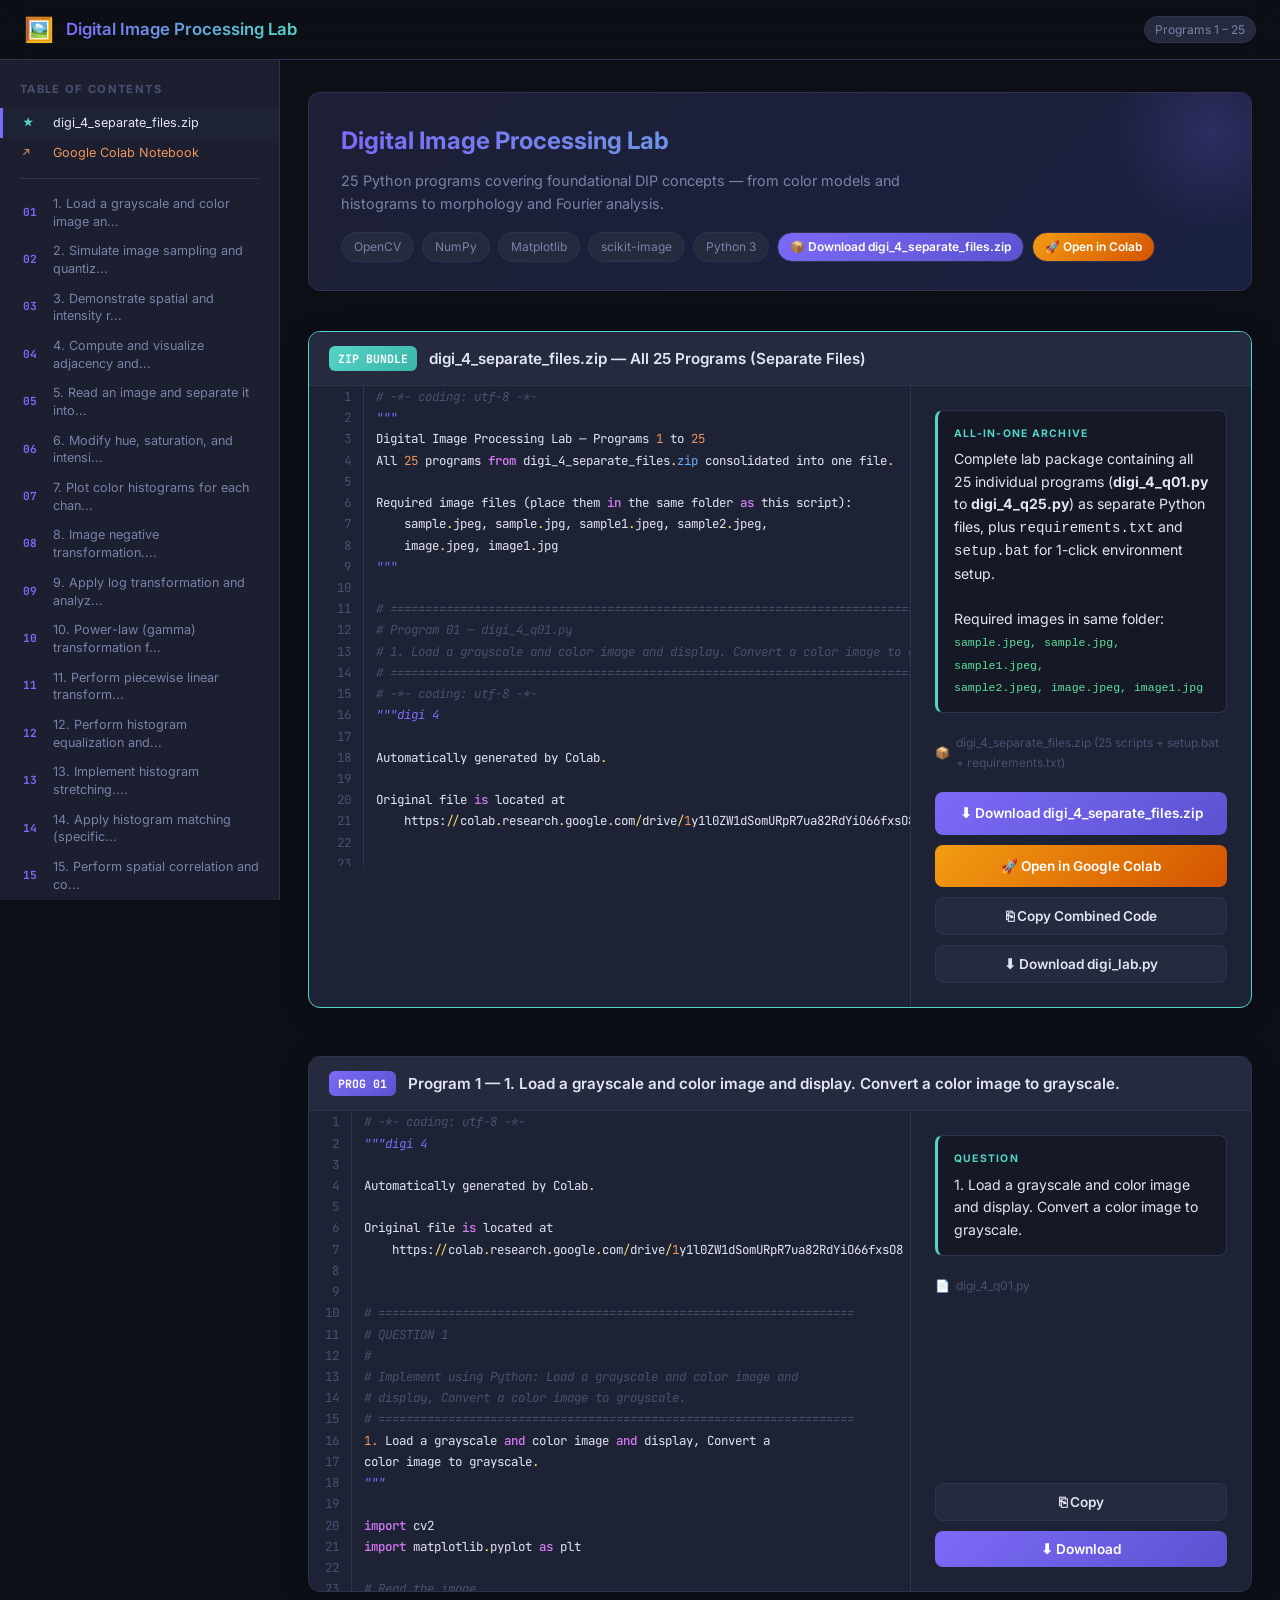
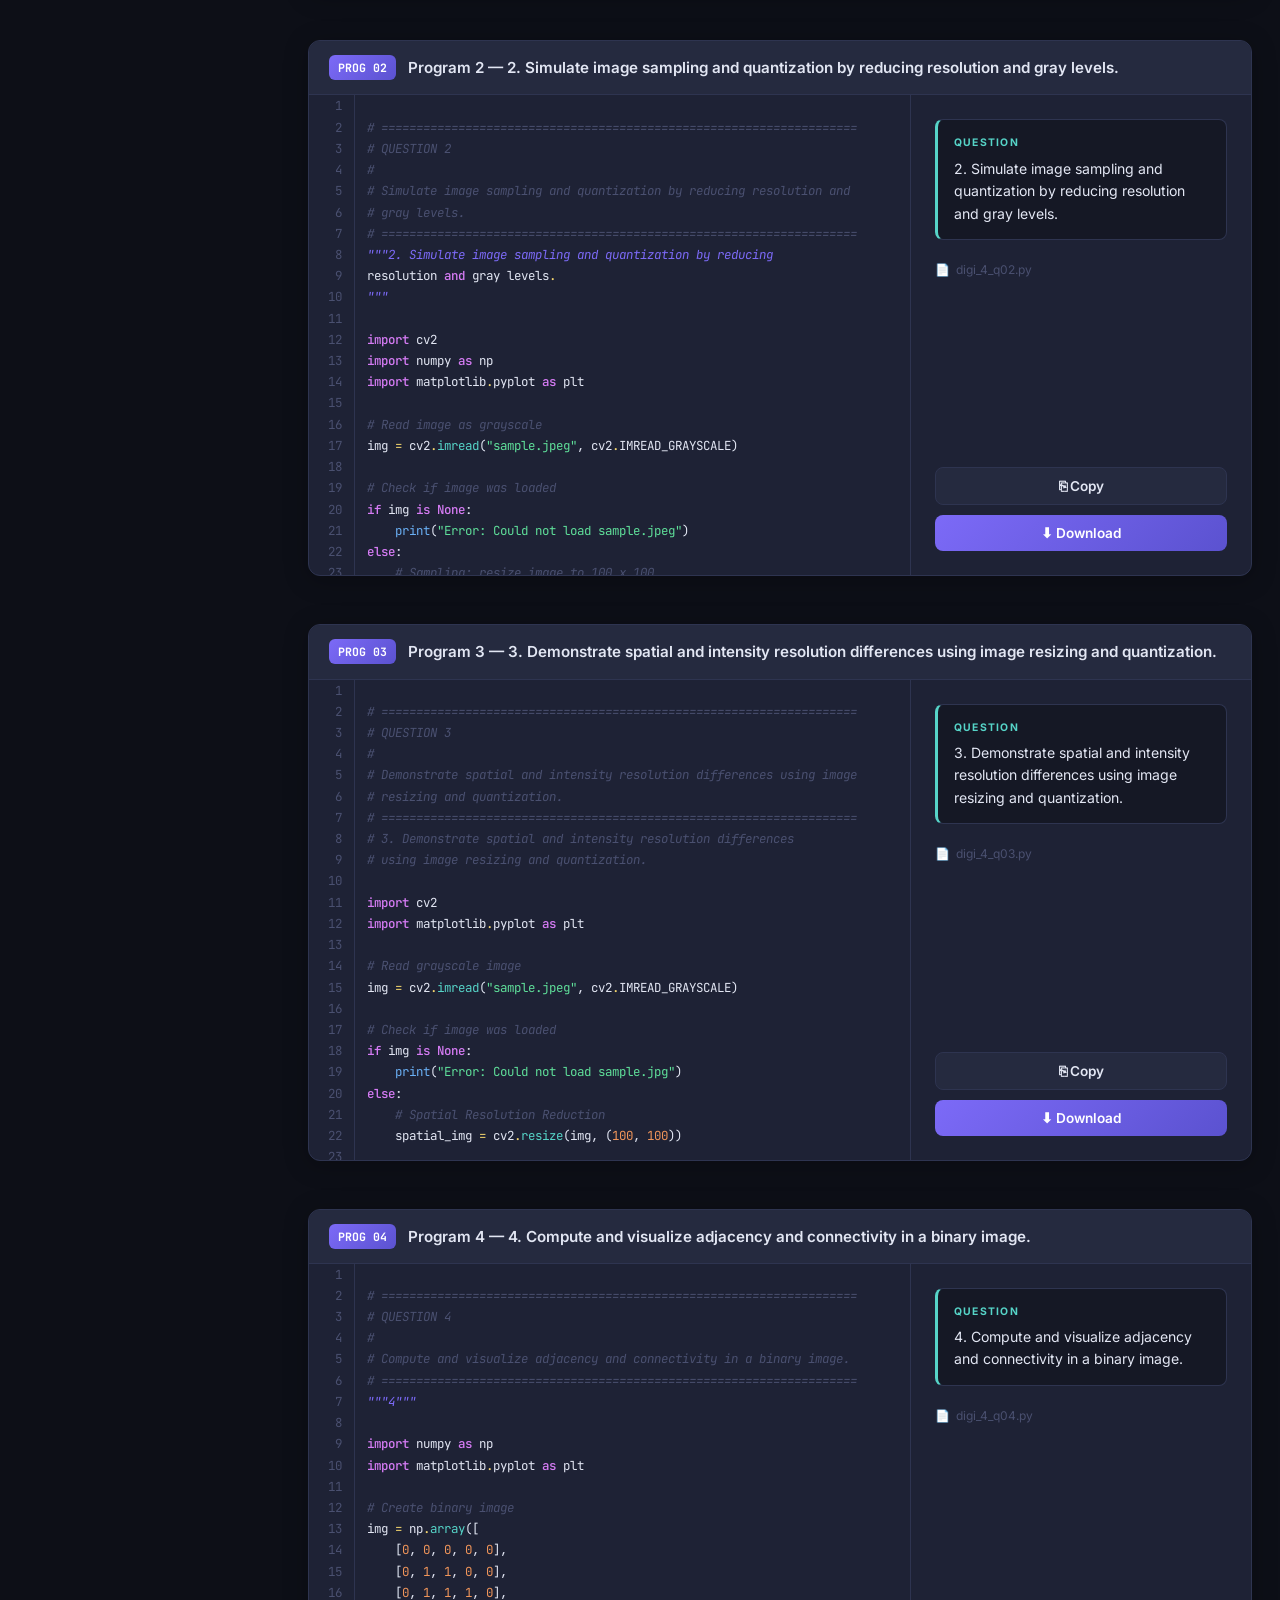
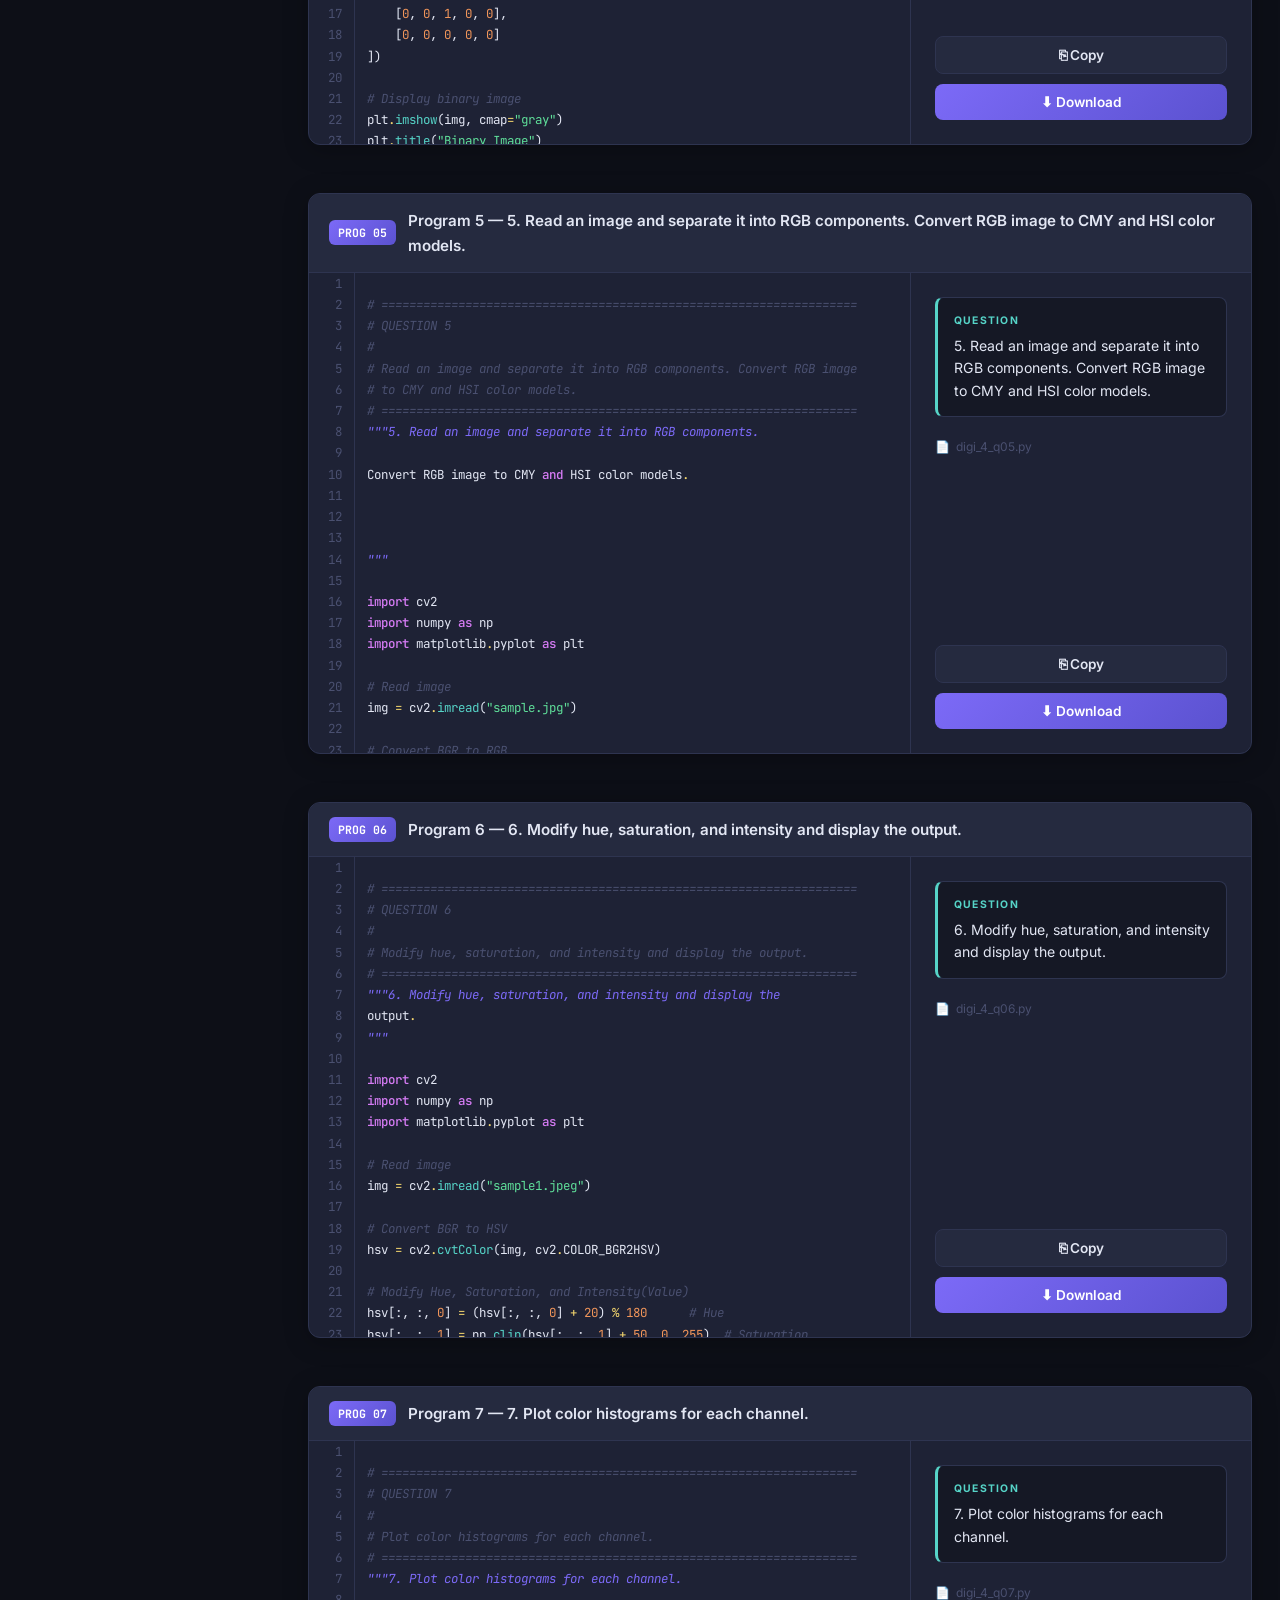
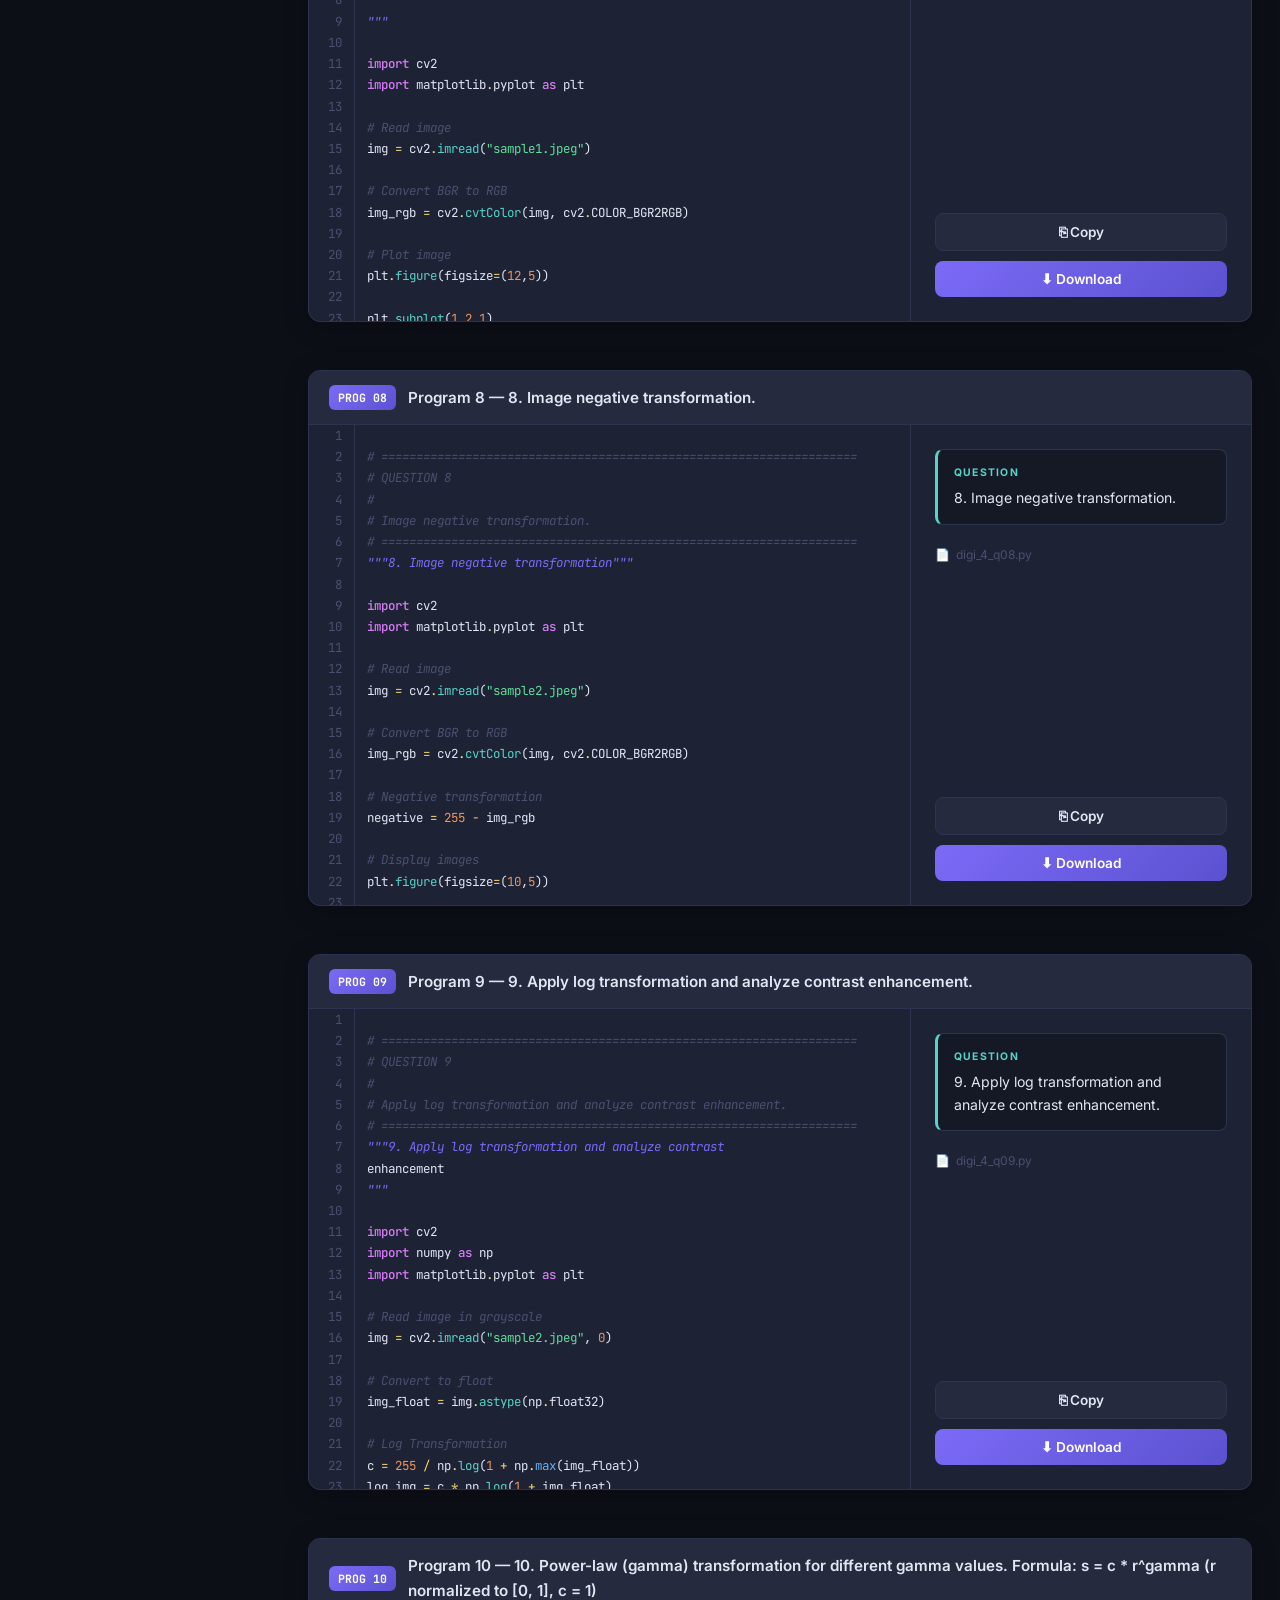
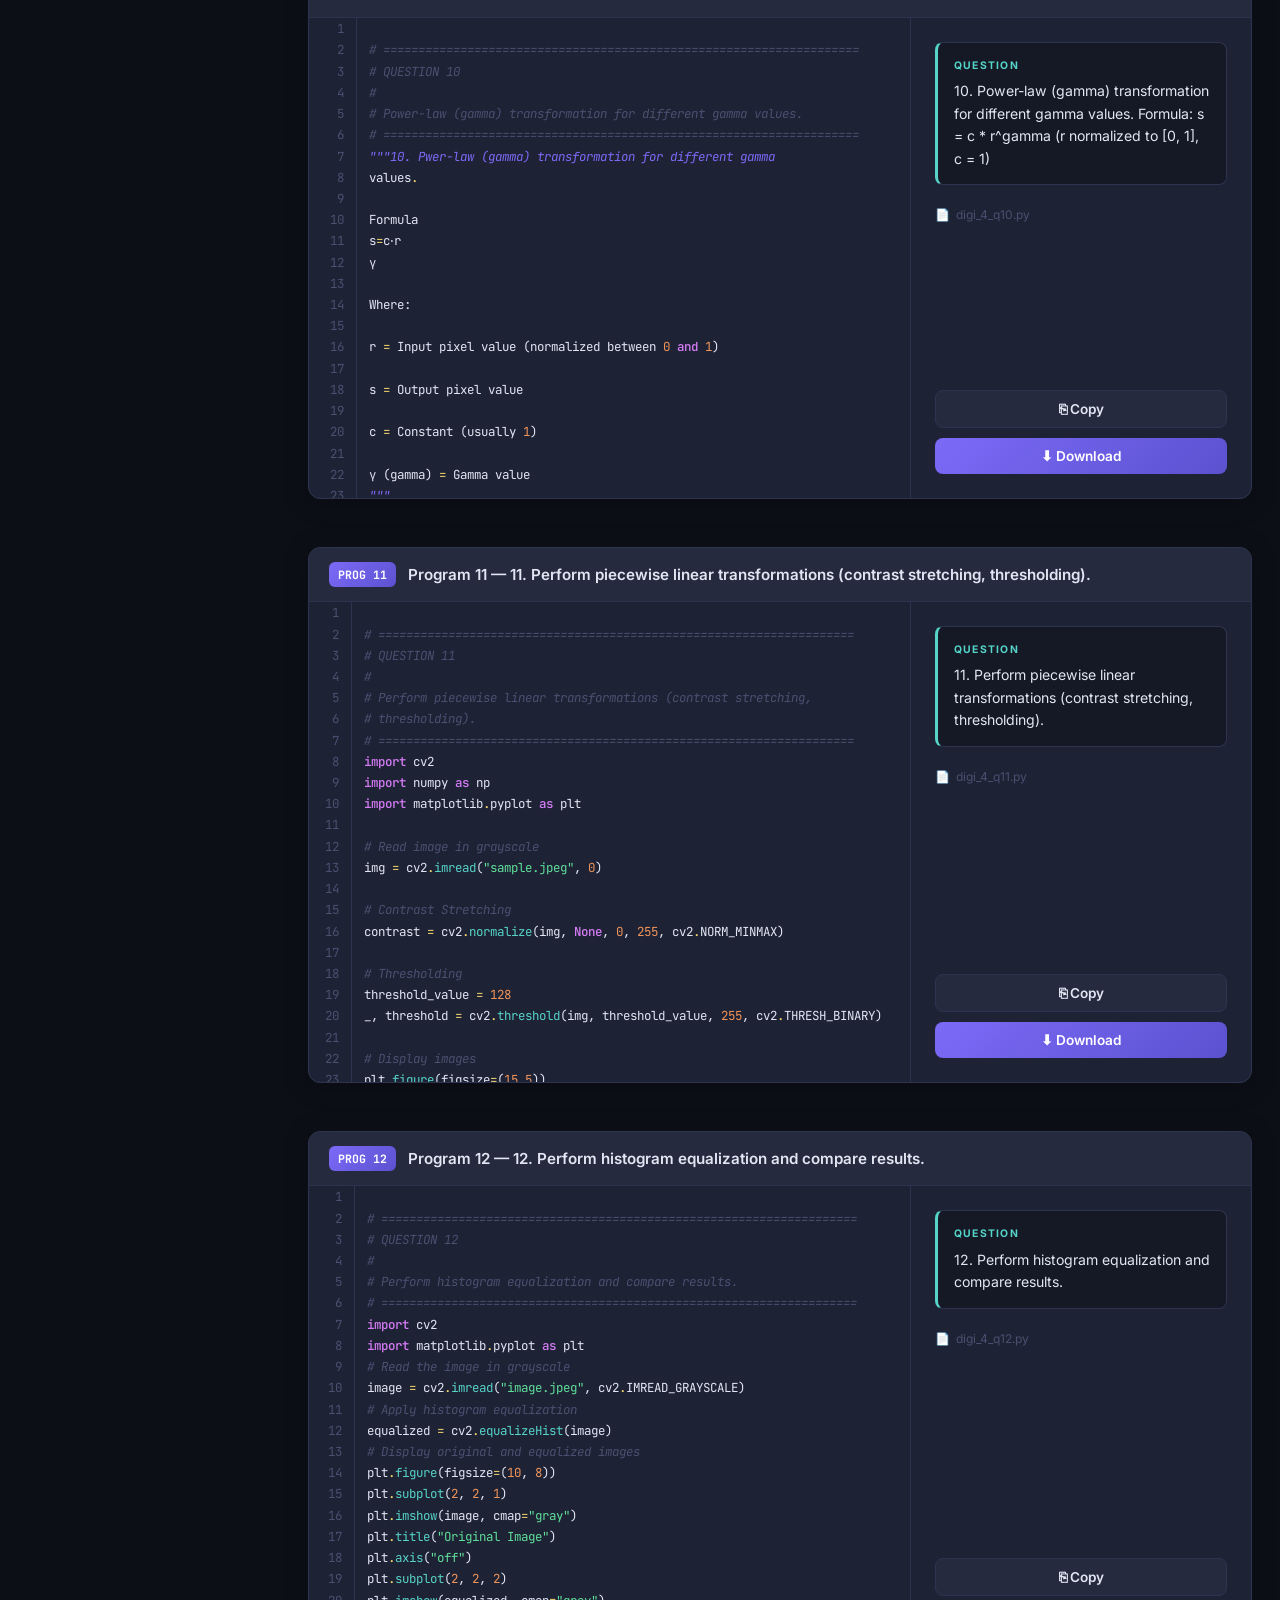
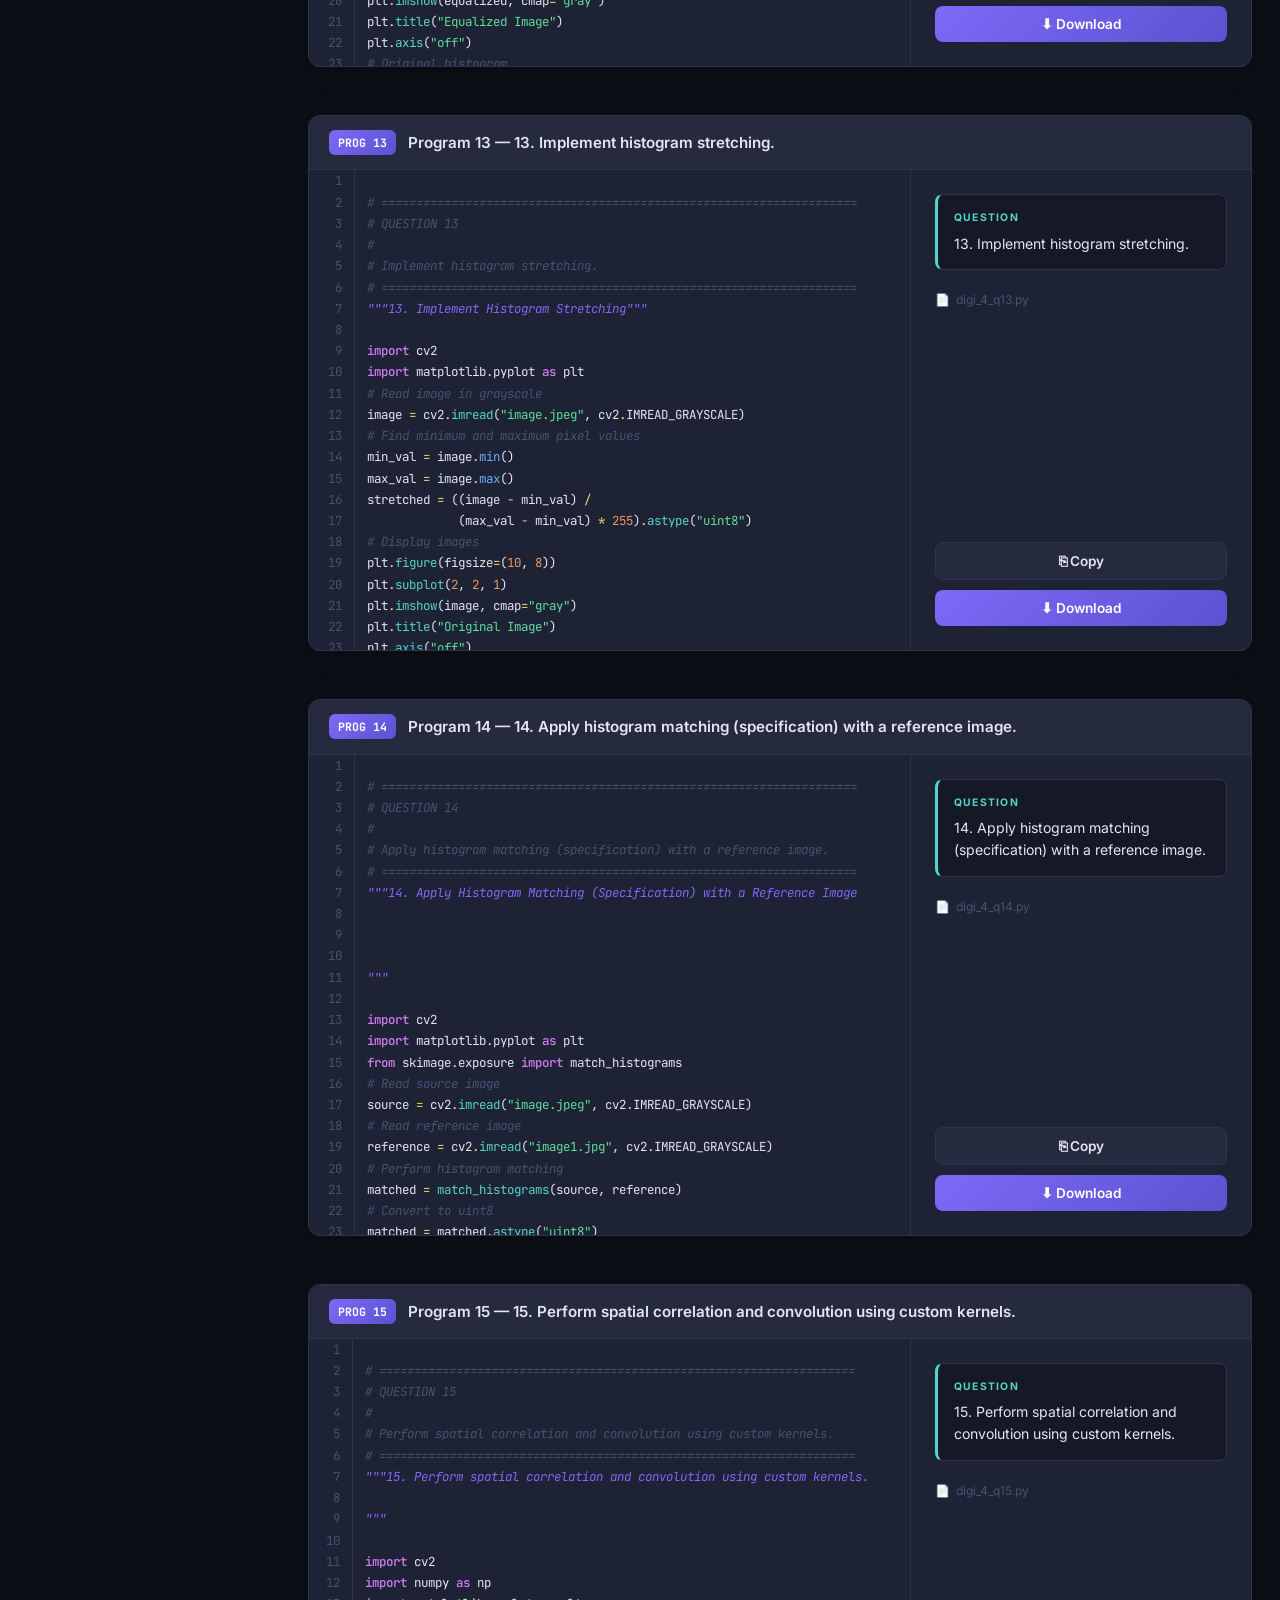
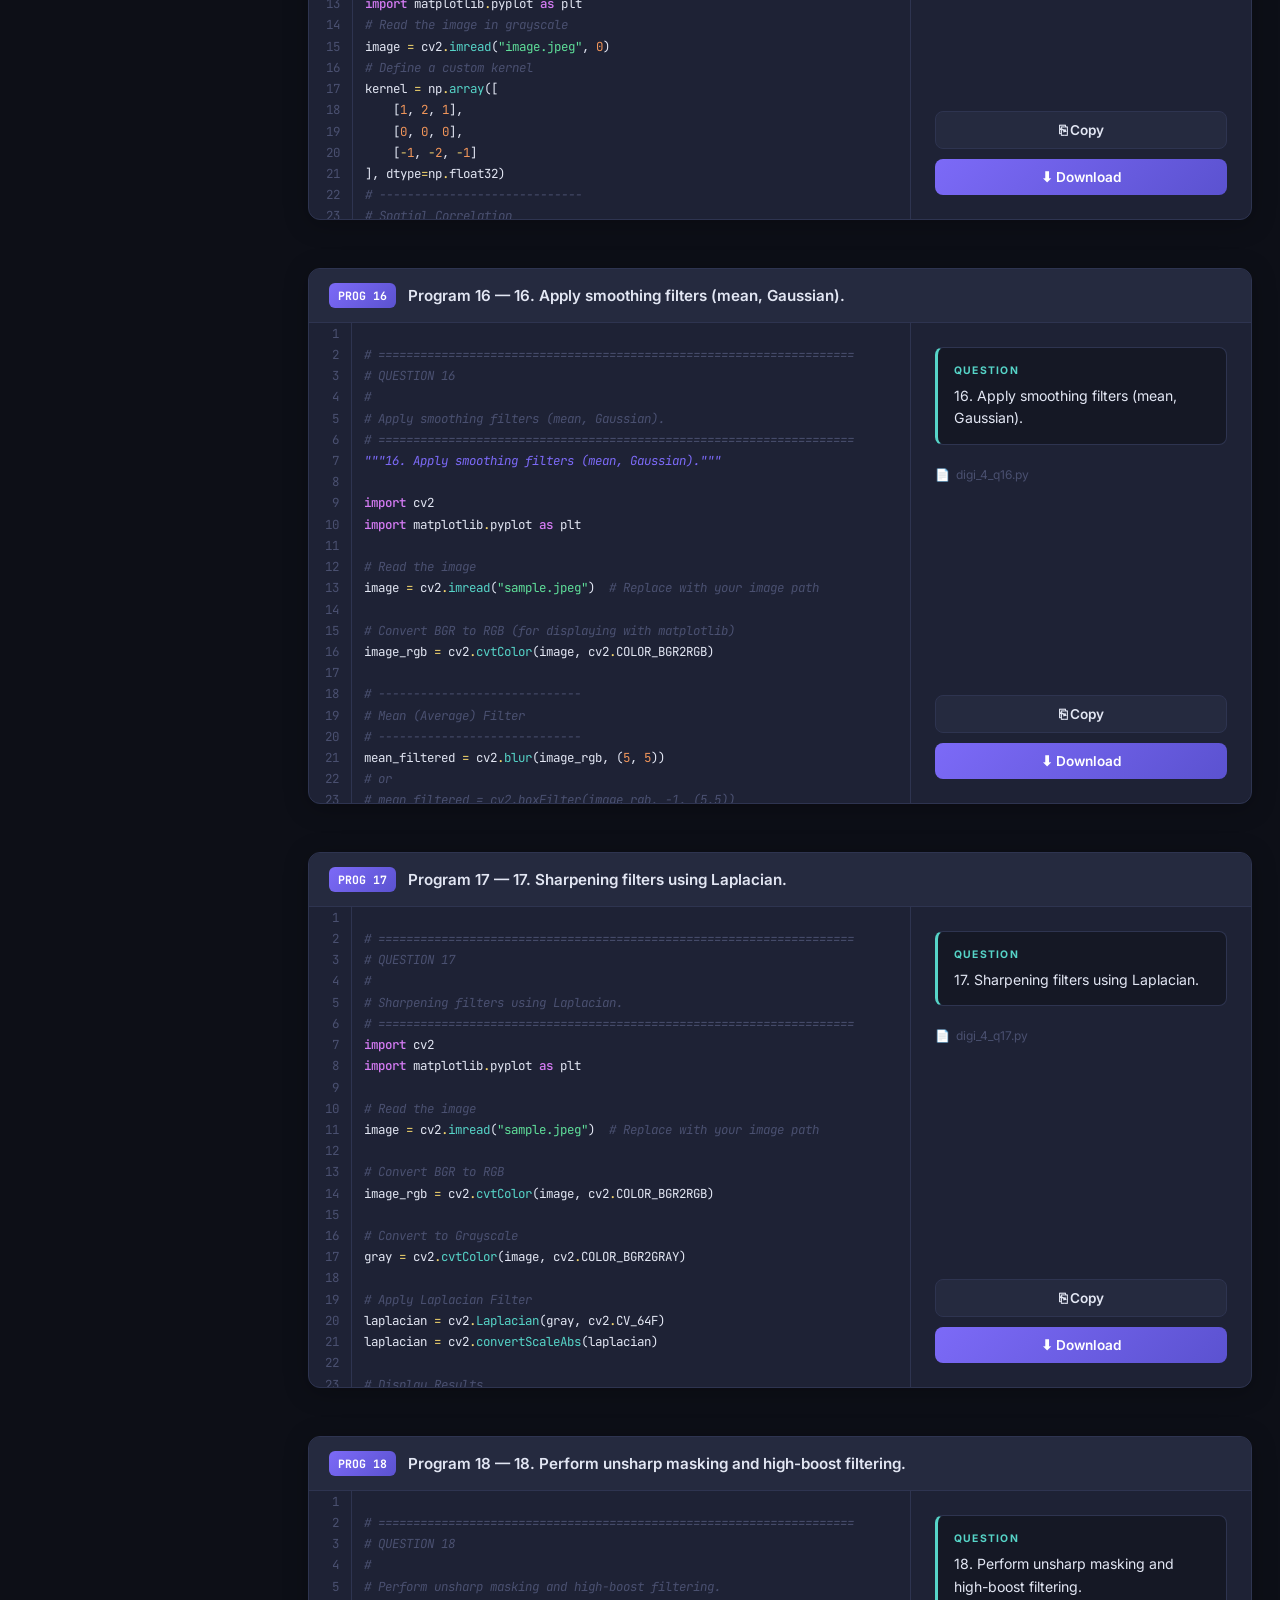
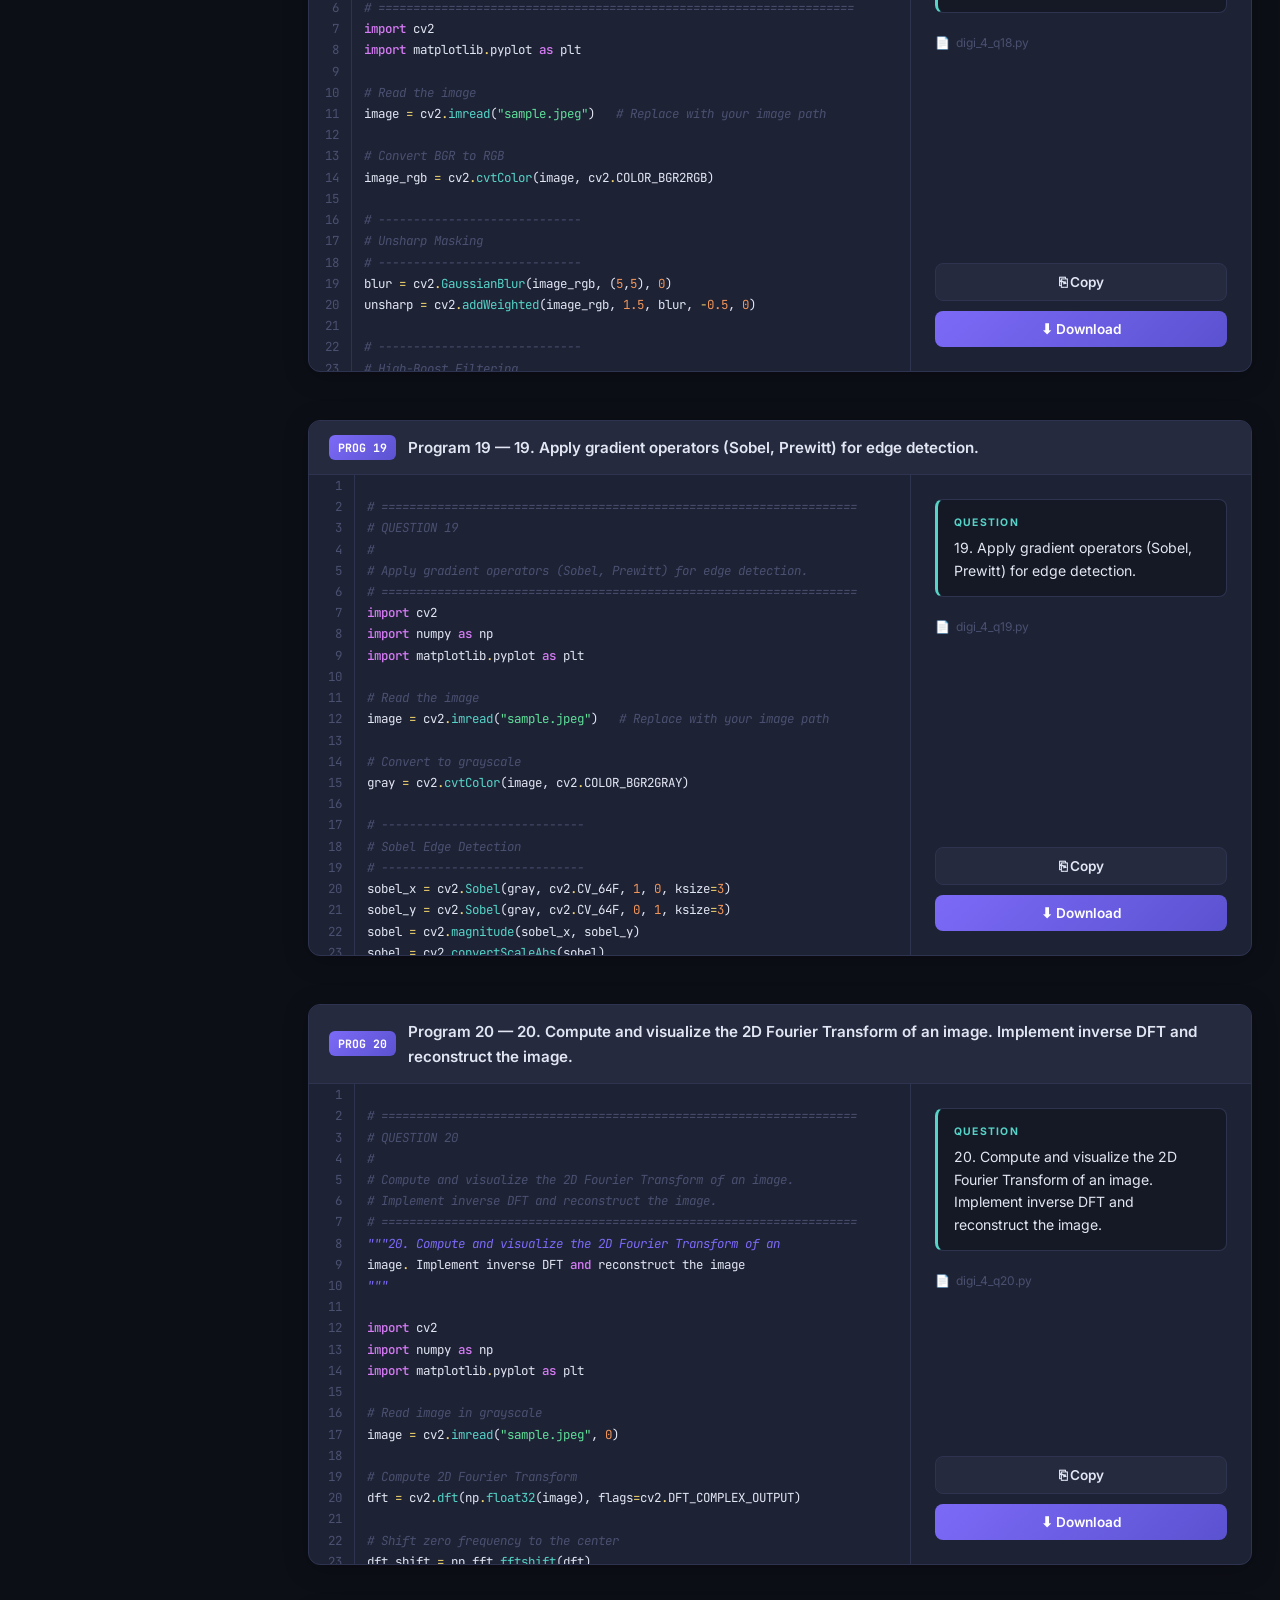
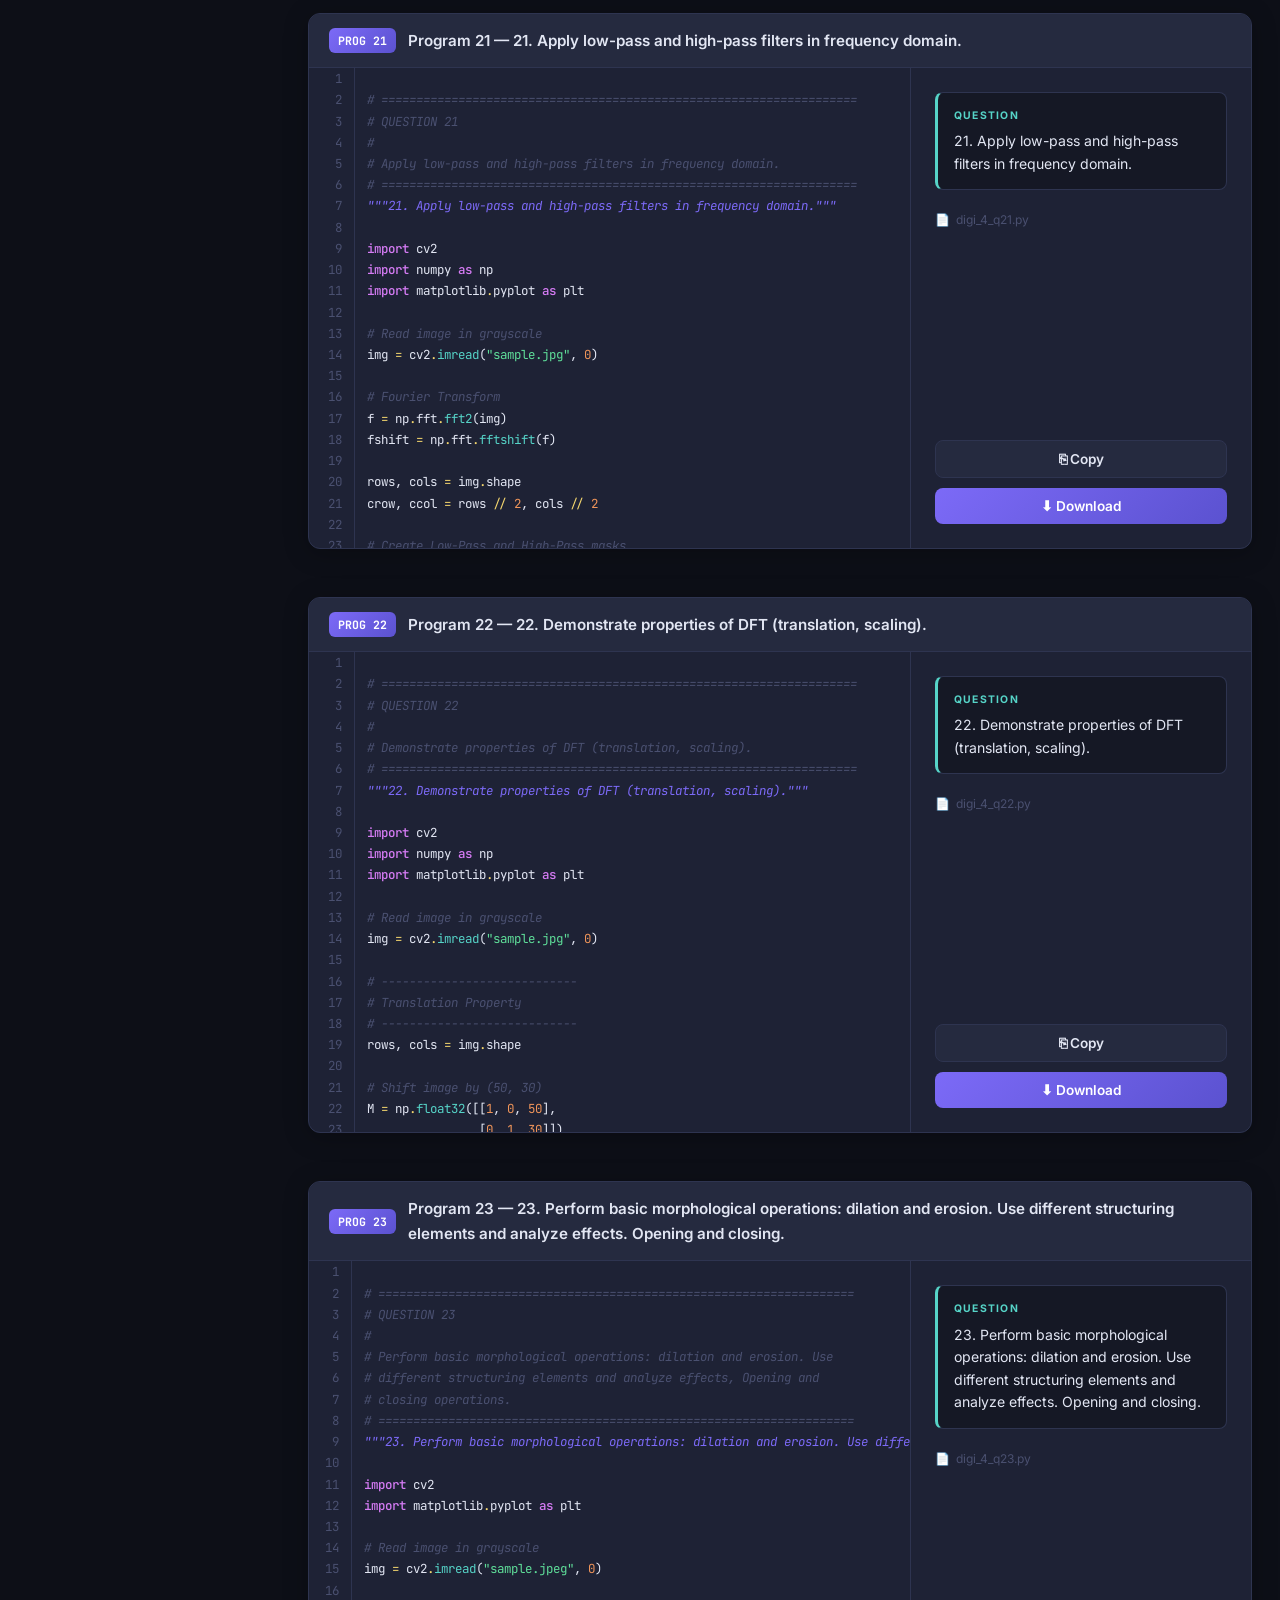
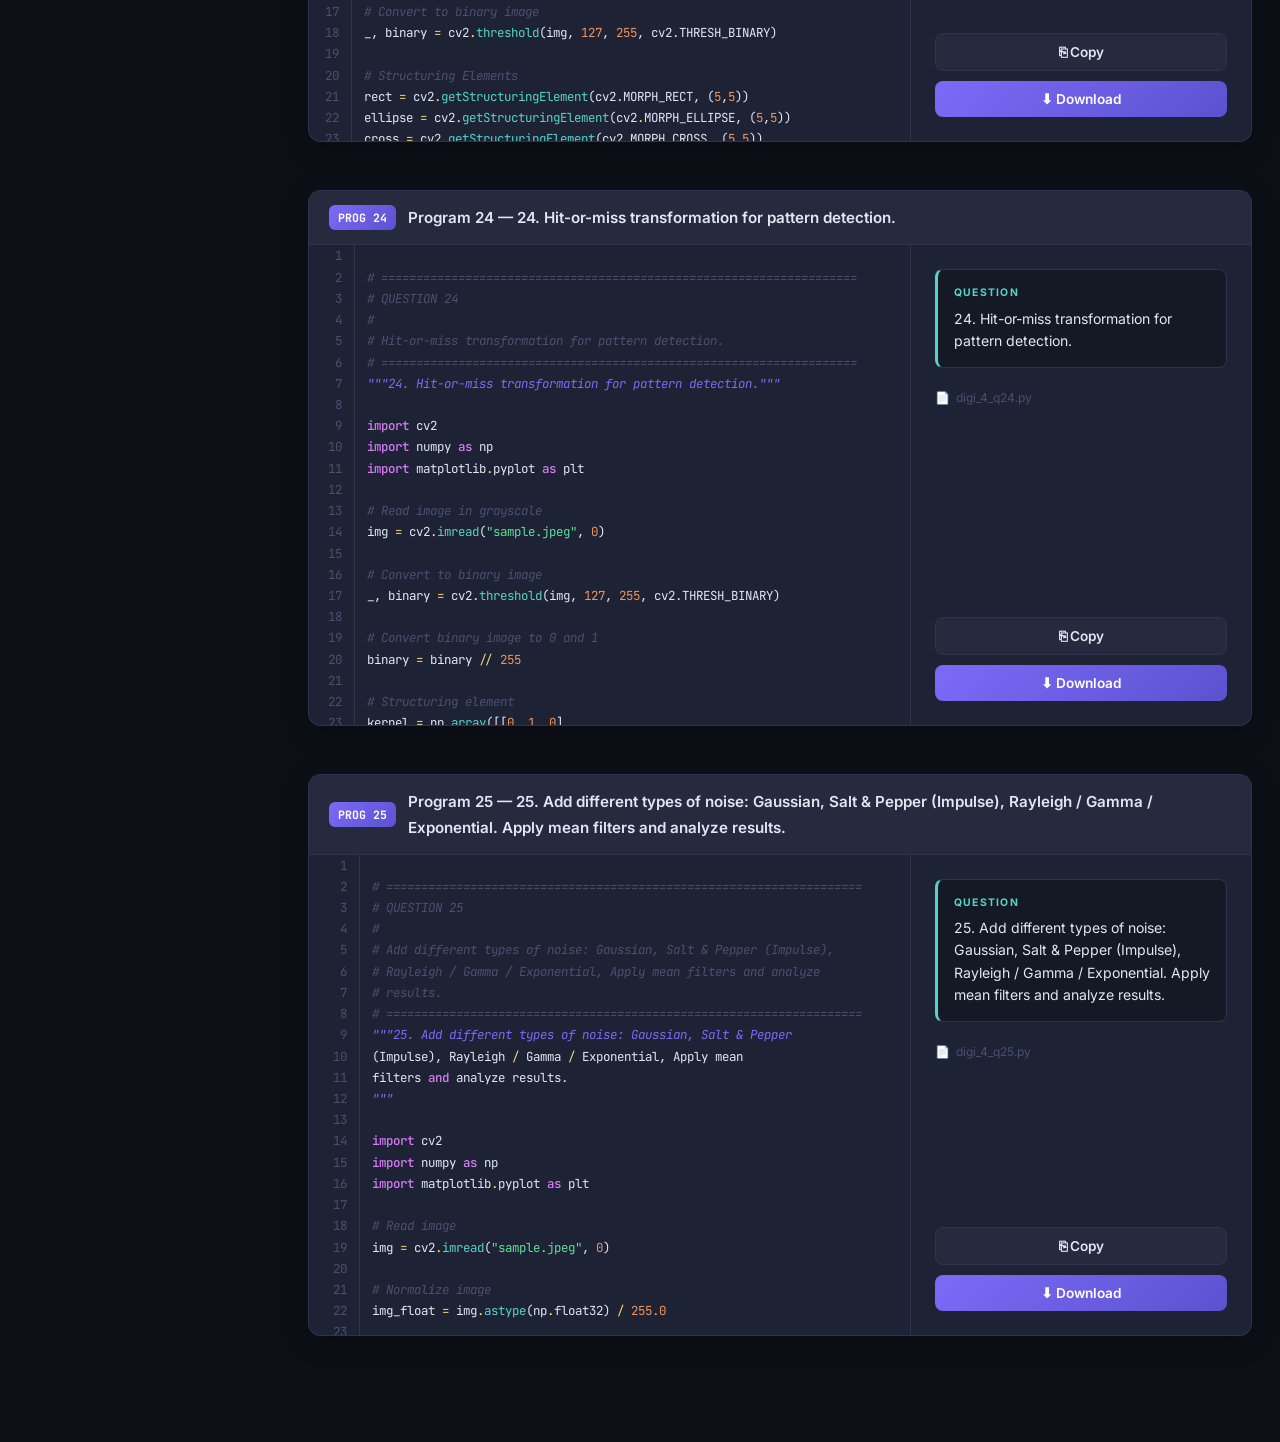
<file: dp/index.html>
<!DOCTYPE html>
<html lang="en">
<head>
  <meta charset="UTF-8" />
  <meta name="viewport" content="width=device-width, initial-scale=1.0" />
  <title>Digital Image Processing Lab — Programs 1–25 | harigovindjkartha.me</title>
  <meta name="description" content="All 25 Digital Image Processing lab programs in Python with syntax highlighting, copy, and download. Topics: color models, histograms, spatial filters, Fourier transforms, morphology, noise." />
  <link rel="icon" href="data:image/svg+xml,<svg xmlns='http://www.w3.org/2000/svg' viewBox='0 0 100 100'><text y='.9em' font-size='90'>🖼️</text></svg>" />
  <link rel="preconnect" href="https://fonts.googleapis.com" />
  <link rel="preconnect" href="https://fonts.gstatic.com" crossorigin />
  <link href="https://fonts.googleapis.com/css2?family=Inter:wght@300;400;500;600;700&family=JetBrains+Mono:wght@400;500&display=swap" rel="stylesheet" />
  <style>
    *,*::before,*::after{box-sizing:border-box;margin:0;padding:0}
    :root{
      --bg:#0d0f17;--bg3:#1b1f30;--surface:#1e2235;--surface2:#252a3f;
      --border:#2e3450;--accent:#7c6af7;--accent2:#56d4c8;
      --text:#e2e6f3;--text-muted:#7a82a8;--text-dim:#4a5070;
      --green:#5fdf9a;--yellow:#f5d76e;--orange:#f0955a;--blue:#6ab0f5;--pink:#d67cf5;
      --toc-width:280px;--radius:12px;--radius-sm:8px;--shadow:0 4px 24px #00000040;
    }
    html{scroll-behavior:smooth;font-size:16px}
    body{background:var(--bg);color:var(--text);font-family:'Inter',system-ui,sans-serif;line-height:1.65;min-height:100vh}
    ::-webkit-scrollbar{width:7px;height:7px}
    ::-webkit-scrollbar-track{background:var(--bg)}
    ::-webkit-scrollbar-thumb{background:var(--border);border-radius:99px}
    ::-webkit-scrollbar-thumb:hover{background:var(--accent)}
    /* Header */
    .site-header{position:sticky;top:0;z-index:100;background:#0d0f17cc;backdrop-filter:blur(14px);
      border-bottom:1px solid var(--border);padding:0 24px;height:60px;display:flex;align-items:center;gap:12px}
    .site-header .logo{font-size:1.5rem}
    .site-header h1{font-size:1.05rem;font-weight:600;
      background:linear-gradient(90deg,var(--accent),var(--accent2));
      -webkit-background-clip:text;-webkit-text-fill-color:transparent;background-clip:text;white-space:nowrap}
    .header-badge{margin-left:auto;background:var(--surface2);border:1px solid var(--border);
      color:var(--text-muted);font-size:.75rem;padding:3px 10px;border-radius:99px;white-space:nowrap}
    .toc-toggle{display:none;background:var(--surface2);border:1px solid var(--border);color:var(--text);
      padding:6px 10px;border-radius:var(--radius-sm);cursor:pointer;font-size:1.1rem;line-height:1}
    /* Layout */
    .layout{display:flex;min-height:calc(100vh - 60px)}
    /* TOC */
    .toc-sidebar{width:var(--toc-width);flex-shrink:0;position:sticky;top:60px;height:calc(100vh - 60px);
      overflow-y:auto;background:var(--bg3);border-right:1px solid var(--border);padding:20px 0 40px}
    .toc-title{font-size:.7rem;font-weight:700;letter-spacing:.12em;text-transform:uppercase;
      color:var(--text-dim);padding:0 20px 10px}
    .toc-list{list-style:none}
    .toc-list li a{display:flex;align-items:center;gap:8px;padding:6px 20px;font-size:.79rem;
      color:var(--text-muted);text-decoration:none;border-left:3px solid transparent;transition:all .18s;line-height:1.4}
    .toc-list li a:hover,.toc-list li a.active{color:var(--text);background:var(--surface);border-left-color:var(--accent)}
    .toc-num{min-width:22px;font-size:.7rem;font-weight:700;color:var(--accent);font-family:'JetBrains Mono',monospace}
    .toc-divider{margin:10px 20px;border:none;border-top:1px solid var(--border)}
    /* Main */
    .main-content{flex:1;min-width:0;padding:32px 28px 60px}
    /* Intro */
    .intro-banner{background:linear-gradient(135deg,#1c1f35 0%,#1a2040 100%);border:1px solid var(--border);
      border-radius:var(--radius);padding:28px 32px;margin-bottom:40px;position:relative;overflow:hidden}
    .intro-banner::before{content:'';position:absolute;top:-60px;right:-60px;width:200px;height:200px;
      background:radial-gradient(circle,#7c6af730 0%,transparent 70%)}
    .intro-banner h2{font-size:1.5rem;font-weight:700;margin-bottom:8px;
      background:linear-gradient(90deg,var(--accent),var(--accent2));
      -webkit-background-clip:text;-webkit-text-fill-color:transparent;background-clip:text}
    .intro-banner p{color:var(--text-muted);font-size:.9rem;max-width:600px}
    .intro-chips{display:flex;flex-wrap:wrap;gap:8px;margin-top:16px}
    .chip{background:var(--surface2);border:1px solid var(--border);color:var(--text-muted);
      font-size:.75rem;padding:4px 12px;border-radius:99px}
    /* Section */
    .program-section{margin-bottom:48px;border:1px solid var(--border);border-radius:var(--radius);
      overflow:hidden;background:var(--surface);box-shadow:var(--shadow);scroll-margin-top:76px}
    .section-header{background:var(--surface2);border-bottom:1px solid var(--border);
      padding:14px 20px;display:flex;align-items:center;gap:12px}
    .section-num{background:linear-gradient(135deg,var(--accent),#5b52d0);color:#fff;
      font-size:.72rem;font-weight:700;font-family:'JetBrains Mono',monospace;
      padding:3px 9px;border-radius:6px;white-space:nowrap}
    .section-title{font-size:.95rem;font-weight:600;color:var(--text);flex:1}
    .section-body{display:grid;grid-template-columns:1fr 340px;min-height:0}
    /* Code */
    .code-panel{border-right:1px solid var(--border);overflow:hidden}
    .code-scroll{overflow-x:auto;overflow-y:auto;max-height:480px}
    .code-table{width:100%;border-collapse:collapse;font-family:'JetBrains Mono','Fira Code',monospace;font-size:.78rem;line-height:1.7}
    .code-table tr:hover{background:#ffffff08}
    .ln{user-select:none;text-align:right;padding:0 12px 0 14px;color:var(--text-dim);
      border-right:1px solid var(--border);min-width:42px;white-space:nowrap;vertical-align:top}
    .lc{padding:0 16px 0 12px;white-space:pre;color:var(--text)}
    /* Syntax highlight */
    .kw{color:#d67cf5;font-weight:500}.bi{color:#6ab0f5}.st{color:#5fdf9a}
    .cm{color:#4a5070;font-style:italic}.nu{color:#f0955a}.fn{color:#56d4c8}
    .op{color:#f5d76e}.dc{color:#7c6af7;font-style:italic}
    /* Info panel */
    .info-panel{padding:24px;display:flex;flex-direction:column;gap:20px}
    .question-box{background:#0d0f1780;border:1px solid var(--border);
      border-left:3px solid var(--accent2);border-radius:var(--radius-sm);padding:14px 16px}
    .question-label{font-size:.65rem;font-weight:700;letter-spacing:.12em;text-transform:uppercase;
      color:var(--accent2);margin-bottom:6px}
    .question-text{font-size:.88rem;color:var(--text);line-height:1.6}
    .btn-group{display:flex;flex-direction:column;gap:10px;margin-top:auto}
    .btn{display:inline-flex;align-items:center;justify-content:center;gap:8px;
      padding:10px 18px;border-radius:var(--radius-sm);font-size:.85rem;font-weight:600;
      cursor:pointer;border:none;transition:all .18s;font-family:'Inter',sans-serif;text-decoration:none}
    .btn-copy{background:var(--surface2);border:1px solid var(--border);color:var(--text)}
    .btn-copy:hover{background:var(--accent);border-color:var(--accent);color:#fff}
    .btn-copy.copied{background:var(--green);border-color:var(--green);color:#0d160e}
    .btn-download{background:linear-gradient(135deg,var(--accent),#5b52d0);color:#fff}
    .btn-download:hover{opacity:.88;transform:translateY(-1px)}
    .btn-colab{background:linear-gradient(135deg,#f39c12,#d35400);color:#fff}
    .btn-colab:hover{opacity:.9;transform:translateY(-1px);color:#fff}
    .file-info{font-size:.75rem;color:var(--text-dim);display:flex;align-items:center;gap:6px}
    .full-section{border-color:var(--accent2)}
    /* Responsive */
    @media(max-width:900px){
      .section-body{grid-template-columns:1fr}
      .code-panel{border-right:none;border-bottom:1px solid var(--border)}
      .code-scroll{max-height:340px}
      .info-panel{padding:18px}
    }
    @media(max-width:720px){
      :root{--toc-width:100%}
      .toc-sidebar{display:none;position:fixed;top:60px;left:0;right:0;bottom:0;z-index:50;width:100%;height:auto}
      .toc-sidebar.open{display:block}
      .toc-toggle{display:block}
      .main-content{padding:16px 12px 40px}
      .site-header{padding:0 14px}
      .intro-banner{padding:20px}
      .intro-banner h2{font-size:1.2rem}
    }

  </style>
</head>
<body>

<header class="site-header">
  <span class="logo" aria-hidden="true">🖼️</span>
  <h1>Digital Image Processing Lab</h1>
  <span class="header-badge">Programs 1 – 25</span>
  <button class="toc-toggle" id="tocToggle" aria-label="Toggle table of contents" onclick="toggleToc()">☰</button>
</header>

<div class="layout">
  <nav class="toc-sidebar" id="tocSidebar" aria-label="Table of contents">
    <div class="toc-title">Table of Contents</div>
    <ul class="toc-list">
      <li><a href="#prog-full" id="toc-full"><span class="toc-num" style="color:var(--accent2)">★</span>digi_4_separate_files.zip</a></li>
      <li><a href="https://colab.research.google.com/drive/1y1l0ZW1dSomURpR7ua82RdYiO66fxsO8" target="_blank" rel="noopener noreferrer" style="color:var(--orange)"><span class="toc-num" style="color:var(--orange)">↗</span>Google Colab Notebook</a></li>
      <hr class="toc-divider" />
      <li><a href="#prog-1" id="toc-1"><span class="toc-num">01</span>1. Load a grayscale and color image an...</a></li>
      <li><a href="#prog-2" id="toc-2"><span class="toc-num">02</span>2. Simulate image sampling and quantiz...</a></li>
      <li><a href="#prog-3" id="toc-3"><span class="toc-num">03</span>3. Demonstrate spatial and intensity r...</a></li>
      <li><a href="#prog-4" id="toc-4"><span class="toc-num">04</span>4. Compute and visualize adjacency and...</a></li>
      <li><a href="#prog-5" id="toc-5"><span class="toc-num">05</span>5. Read an image and separate it into...</a></li>
      <li><a href="#prog-6" id="toc-6"><span class="toc-num">06</span>6. Modify hue, saturation, and intensi...</a></li>
      <li><a href="#prog-7" id="toc-7"><span class="toc-num">07</span>7. Plot color histograms for each chan...</a></li>
      <li><a href="#prog-8" id="toc-8"><span class="toc-num">08</span>8. Image negative transformation....</a></li>
      <li><a href="#prog-9" id="toc-9"><span class="toc-num">09</span>9. Apply log transformation and analyz...</a></li>
      <li><a href="#prog-10" id="toc-10"><span class="toc-num">10</span>10. Power-law (gamma) transformation f...</a></li>
      <li><a href="#prog-11" id="toc-11"><span class="toc-num">11</span>11. Perform piecewise linear transform...</a></li>
      <li><a href="#prog-12" id="toc-12"><span class="toc-num">12</span>12. Perform histogram equalization and...</a></li>
      <li><a href="#prog-13" id="toc-13"><span class="toc-num">13</span>13. Implement histogram stretching....</a></li>
      <li><a href="#prog-14" id="toc-14"><span class="toc-num">14</span>14. Apply histogram matching (specific...</a></li>
      <li><a href="#prog-15" id="toc-15"><span class="toc-num">15</span>15. Perform spatial correlation and co...</a></li>
      <li><a href="#prog-16" id="toc-16"><span class="toc-num">16</span>16. Apply smoothing filters (mean, Gau...</a></li>
      <li><a href="#prog-17" id="toc-17"><span class="toc-num">17</span>17. Sharpening filters using Laplacian...</a></li>
      <li><a href="#prog-18" id="toc-18"><span class="toc-num">18</span>18. Perform unsharp masking and high-b...</a></li>
      <li><a href="#prog-19" id="toc-19"><span class="toc-num">19</span>19. Apply gradient operators (Sobel, P...</a></li>
      <li><a href="#prog-20" id="toc-20"><span class="toc-num">20</span>20. Compute and visualize the 2D Fouri...</a></li>
      <li><a href="#prog-21" id="toc-21"><span class="toc-num">21</span>21. Apply low-pass and high-pass filte...</a></li>
      <li><a href="#prog-22" id="toc-22"><span class="toc-num">22</span>22. Demonstrate properties of DFT (tra...</a></li>
      <li><a href="#prog-23" id="toc-23"><span class="toc-num">23</span>23. Perform basic morphological operat...</a></li>
      <li><a href="#prog-24" id="toc-24"><span class="toc-num">24</span>24. Hit-or-miss transformation for pat...</a></li>
      <li><a href="#prog-25" id="toc-25"><span class="toc-num">25</span>25. Add different types of noise: Gaus...</a></li>
    </ul>
  </nav>

  <main class="main-content" id="mainContent">
    <div class="intro-banner">
      <h2>Digital Image Processing Lab</h2>
      <p>25 Python programs covering foundational DIP concepts — from color models and histograms to morphology and Fourier analysis.</p>
      <div class="intro-chips">
        <span class="chip">OpenCV</span>
        <span class="chip">NumPy</span>
        <span class="chip">Matplotlib</span>
        <span class="chip">scikit-image</span>
        <span class="chip">Python 3</span>
        <a href="digi_4_separate_files.zip" download="digi_4_separate_files.zip" class="chip" style="background:linear-gradient(135deg,var(--accent),#5b52d0);color:#fff;text-decoration:none;font-weight:600">📦 Download digi_4_separate_files.zip</a>
        <a href="https://colab.research.google.com/drive/1y1l0ZW1dSomURpR7ua82RdYiO66fxsO8" target="_blank" rel="noopener noreferrer" class="chip" style="background:linear-gradient(135deg,#f39c12,#d35400);color:#fff;text-decoration:none;font-weight:600">🚀 Open in Colab</a>
      </div>
    </div>
    <div id="programs-container"></div>
  </main>
</div>

<script>
const PROGS = [
  {id:1,fn:"digi_4_q01.py",q:`1. Load a grayscale and color image and display. Convert a color image to grayscale.`,code:`# -*- coding: utf-8 -*-
"""digi 4

Automatically generated by Colab.

Original file is located at
    https://colab.research.google.com/drive/1y1l0ZW1dSomURpR7ua82RdYiO66fxsO8


# ====================================================================
# QUESTION 1
#
# Implement using Python: Load a grayscale and color image and
# display, Convert a color image to grayscale.
# ====================================================================
1. Load a grayscale and color image and display, Convert a
color image to grayscale.
"""

import cv2
import matplotlib.pyplot as plt

# Read the image
color_img = cv2.imread("sample.jpeg")

# Check whether the image was loaded
if color_img is None:
    print("Error: Could not load sample.jpeg")
else:
    # Convert BGR to RGB for Matplotlib
    color_rgb = cv2.cvtColor(color_img, cv2.COLOR_BGR2RGB)

    # Convert the color image to grayscale
    converted_gray = cv2.cvtColor(color_img, cv2.COLOR_BGR2GRAY)

    plt.figure(figsize=(12, 4))

    # Color image
    plt.subplot(1, 3, 1)
    plt.imshow(color_rgb)
    plt.title("Color Image")
    plt.axis("off")

    # Grayscale image using OpenCV
    plt.subplot(1, 3, 2)
    plt.imshow(converted_gray, cmap="gray")
    plt.title("Grayscale Image")
    plt.axis("off")

    # Converted grayscale
    plt.subplot(1, 3, 3)
    plt.imshow(converted_gray, cmap="gray")
    plt.title("Converted Grayscale")
    plt.axis("off")

    plt.show()

`},
  {id:2,fn:"digi_4_q02.py",q:`2. Simulate image sampling and quantization by reducing resolution and gray levels.`,code:`
# ====================================================================
# QUESTION 2
#
# Simulate image sampling and quantization by reducing resolution and
# gray levels.
# ====================================================================
"""2. Simulate image sampling and quantization by reducing
resolution and gray levels.
"""

import cv2
import numpy as np
import matplotlib.pyplot as plt

# Read image as grayscale
img = cv2.imread("sample.jpeg", cv2.IMREAD_GRAYSCALE)

# Check if image was loaded
if img is None:
    print("Error: Could not load sample.jpeg")
else:
    # Sampling: resize image to 100 x 100
    sampled_img = cv2.resize(img, (100, 100))

    # Quantization: reduce gray levels
    quantized_img = (img // 16) * 16

    # Display images
    plt.figure(figsize=(12, 4))

    # Original image
    plt.subplot(1, 3, 1)
    plt.imshow(img, cmap="gray")
    plt.title("Original Image")
    plt.axis("off")

    # Sampled image
    plt.subplot(1, 3, 2)
    plt.imshow(sampled_img, cmap="gray")
    plt.title("Sampled Image")
    plt.axis("off")

    # Quantized image
    plt.subplot(1, 3, 3)
    plt.imshow(quantized_img, cmap="gray")
    plt.title("Quantized Image")
    plt.axis("off")

    plt.show()

`},
  {id:3,fn:"digi_4_q03.py",q:`3. Demonstrate spatial and intensity resolution differences using image resizing and quantization.`,code:`
# ====================================================================
# QUESTION 3
#
# Demonstrate spatial and intensity resolution differences using image
# resizing and quantization.
# ====================================================================
# 3. Demonstrate spatial and intensity resolution differences
# using image resizing and quantization.

import cv2
import matplotlib.pyplot as plt

# Read grayscale image
img = cv2.imread("sample.jpeg", cv2.IMREAD_GRAYSCALE)

# Check if image was loaded
if img is None:
    print("Error: Could not load sample.jpg")
else:
    # Spatial Resolution Reduction
    spatial_img = cv2.resize(img, (100, 100))

    # Intensity Resolution Reduction
    intensity_img = (img // 16) * 16

    # Display images
    plt.figure(figsize=(12, 4))

    # Original Image
    plt.subplot(1, 3, 1)
    plt.imshow(img, cmap="gray")
    plt.title("Original Image")
    plt.axis("off")

    # Low Spatial Resolution
    plt.subplot(1, 3, 2)
    plt.imshow(spatial_img, cmap="gray")
    plt.title("Low Spatial Resolution")
    plt.axis("off")

    # Low Intensity Resolution
    plt.subplot(1, 3, 3)
    plt.imshow(intensity_img, cmap="gray")
    plt.title("Low Intensity Resolution")
    plt.axis("off")

    plt.show()

`},
  {id:4,fn:"digi_4_q04.py",q:`4. Compute and visualize adjacency and connectivity in a binary image.`,code:`
# ====================================================================
# QUESTION 4
#
# Compute and visualize adjacency and connectivity in a binary image.
# ====================================================================
"""4"""

import numpy as np
import matplotlib.pyplot as plt

# Create binary image
img = np.array([
    [0, 0, 0, 0, 0],
    [0, 1, 1, 0, 0],
    [0, 1, 1, 1, 0],
    [0, 0, 1, 0, 0],
    [0, 0, 0, 0, 0]
])

# Display binary image
plt.imshow(img, cmap="gray")
plt.title("Binary Image")
plt.show()

# Pixel position
row = 2
col = 2

print("Selected Pixel:", img[row, col])

# 4-neighbors
print("\\n4-Adjacency:")
print("Top:", img[row - 1, col])
print("Bottom:", img[row + 1, col])
print("Left:", img[row, col - 1])
print("Right:", img[row, col + 1])

# 8-neighbors
print("\\n8-Adjacency:")

for i in range(row - 1, row + 2):
    for j in range(col - 1, col + 2):
        if (i, j) != (row, col):
            print(f"Neighbor ({i},{j}) =", img[i, j])

`},
  {id:5,fn:"digi_4_q05.py",q:`5. Read an image and separate it into RGB components. Convert RGB image to CMY and HSI color models.`,code:`
# ====================================================================
# QUESTION 5
#
# Read an image and separate it into RGB components. Convert RGB image
# to CMY and HSI color models.
# ====================================================================
"""5. Read an image and separate it into RGB components.

Convert RGB image to CMY and HSI color models.



"""

import cv2
import numpy as np
import matplotlib.pyplot as plt

# Read image
img = cv2.imread("sample.jpg")

# Convert BGR to RGB
rgb = cv2.cvtColor(img, cv2.COLOR_BGR2RGB)

# Separate RGB channels
R = rgb[:, :, 0]
G = rgb[:, :, 1]
B = rgb[:, :, 2]

# RGB to CMY
C = 255 - R
M = 255 - G
Y = 255 - B

# RGB to HSI (HSV used in OpenCV)
hsi = cv2.cvtColor(img, cv2.COLOR_BGR2HSV)

H = hsi[:, :, 0]
S = hsi[:, :, 1]
I = hsi[:, :, 2]

# Display Images
plt.figure(figsize=(12,10))

plt.subplot(3,3,1)
plt.imshow(rgb)
plt.title("Original RGB")
plt.axis("off")

plt.subplot(3,3,2)
plt.imshow(R, cmap='gray')
plt.title("Red")
plt.axis("off")

plt.subplot(3,3,3)
plt.imshow(G, cmap='gray')
plt.title("Green")
plt.axis("off")

plt.subplot(3,3,4)
plt.imshow(B, cmap='gray')
plt.title("Blue")
plt.axis("off")

plt.subplot(3,3,5)
plt.imshow(C, cmap='gray')
plt.title("Cyan")
plt.axis("off")

plt.subplot(3,3,6)
plt.imshow(M, cmap='gray')
plt.title("Magenta")
plt.axis("off")

plt.subplot(3,3,7)
plt.imshow(Y, cmap='gray')
plt.title("Yellow")
plt.axis("off")

plt.subplot(3,3,8)
plt.imshow(H, cmap='gray')
plt.title("Hue")
plt.axis("off")

plt.subplot(3,3,9)
plt.imshow(S, cmap='gray')
plt.title("Saturation")
plt.axis("off")

plt.tight_layout()
plt.show()

`},
  {id:6,fn:"digi_4_q06.py",q:`6. Modify hue, saturation, and intensity and display the output.`,code:`
# ====================================================================
# QUESTION 6
#
# Modify hue, saturation, and intensity and display the output.
# ====================================================================
"""6. Modify hue, saturation, and intensity and display the
output.
"""

import cv2
import numpy as np
import matplotlib.pyplot as plt

# Read image
img = cv2.imread("sample1.jpeg")

# Convert BGR to HSV
hsv = cv2.cvtColor(img, cv2.COLOR_BGR2HSV)

# Modify Hue, Saturation, and Intensity(Value)
hsv[:, :, 0] = (hsv[:, :, 0] + 20) % 180      # Hue
hsv[:, :, 1] = np.clip(hsv[:, :, 1] + 50, 0, 255)  # Saturation
hsv[:, :, 2] = np.clip(hsv[:, :, 2] + 40, 0, 255)  # Intensity/Value

# Convert back to BGR
output = cv2.cvtColor(hsv, cv2.COLOR_HSV2BGR)

# Convert BGR to RGB for displaying with matplotlib
img_rgb = cv2.cvtColor(img, cv2.COLOR_BGR2RGB)
output_rgb = cv2.cvtColor(output, cv2.COLOR_BGR2RGB)

# Display images
plt.figure(figsize=(10, 5))

plt.subplot(1, 2, 1)
plt.imshow(img_rgb)
plt.title("Original Image")
plt.axis("off")

plt.subplot(1, 2, 2)
plt.imshow(output_rgb)
plt.title("Modified HSV Image")
plt.axis("off")

plt.show()

`},
  {id:7,fn:"digi_4_q07.py",q:`7. Plot color histograms for each channel.`,code:`
# ====================================================================
# QUESTION 7
#
# Plot color histograms for each channel.
# ====================================================================
"""7. Plot color histograms for each channel.

"""

import cv2
import matplotlib.pyplot as plt

# Read image
img = cv2.imread("sample1.jpeg")

# Convert BGR to RGB
img_rgb = cv2.cvtColor(img, cv2.COLOR_BGR2RGB)

# Plot image
plt.figure(figsize=(12,5))

plt.subplot(1,2,1)
plt.imshow(img_rgb)
plt.title("Original Image")
plt.axis("off")

# Plot RGB Histograms
plt.subplot(1,2,2)

colors = ('r', 'g', 'b')
for i, color in enumerate(colors):
    hist = cv2.calcHist([img_rgb], [i], None, [256], [0,256])
    plt.plot(hist, color=color)

plt.title("RGB Color Histogram")
plt.xlabel("Pixel Intensity (0-255)")
plt.ylabel("Number of Pixels")

plt.tight_layout()
plt.show()

`},
  {id:8,fn:"digi_4_q08.py",q:`8. Image negative transformation.`,code:`
# ====================================================================
# QUESTION 8
#
# Image negative transformation.
# ====================================================================
"""8. Image negative transformation"""

import cv2
import matplotlib.pyplot as plt

# Read image
img = cv2.imread("sample2.jpeg")

# Convert BGR to RGB
img_rgb = cv2.cvtColor(img, cv2.COLOR_BGR2RGB)

# Negative transformation
negative = 255 - img_rgb

# Display images
plt.figure(figsize=(10,5))

plt.subplot(1,2,1)
plt.imshow(img_rgb)
plt.title("Original Image")
plt.axis("off")

plt.subplot(1,2,2)
plt.imshow(negative)
plt.title("Negative Image")
plt.axis("off")

plt.show()

`},
  {id:9,fn:"digi_4_q09.py",q:`9. Apply log transformation and analyze contrast enhancement.`,code:`
# ====================================================================
# QUESTION 9
#
# Apply log transformation and analyze contrast enhancement.
# ====================================================================
"""9. Apply log transformation and analyze contrast
enhancement
"""

import cv2
import numpy as np
import matplotlib.pyplot as plt

# Read image in grayscale
img = cv2.imread("sample2.jpeg", 0)

# Convert to float
img_float = img.astype(np.float32)

# Log Transformation
c = 255 / np.log(1 + np.max(img_float))
log_img = c * np.log(1 + img_float)

# Convert back to uint8
log_img = np.uint8(log_img)

# Display
plt.figure(figsize=(10,5))

plt.subplot(1,2,1)
plt.imshow(img, cmap='gray')
plt.title("Original Image")
plt.axis("off")

plt.subplot(1,2,2)
plt.imshow(log_img, cmap='gray')
plt.title("Log Transformed Image")
plt.axis("off")

plt.show()

`},
  {id:10,fn:"digi_4_q10.py",q:`10. Power-law (gamma) transformation for different gamma values. Formula: s = c * r^gamma   (r normalized to [0, 1], c = 1)`,code:`
# ====================================================================
# QUESTION 10
#
# Power-law (gamma) transformation for different gamma values.
# ====================================================================
"""10. Pwer-law (gamma) transformation for different gamma
values.

Formula
s=c⋅r
γ

Where:

r = Input pixel value (normalized between 0 and 1)

s = Output pixel value

c = Constant (usually 1)

γ (gamma) = Gamma value
"""

import cv2
import numpy as np
import matplotlib.pyplot as plt

# Read image
img = cv2.imread("sample.jpeg")

# Convert BGR to RGB
img = cv2.cvtColor(img, cv2.COLOR_BGR2RGB)

# Normalize image to range [0,1]
img_norm = img / 255.0

# Different gamma values
gamma_values = [0.5, 1.0, 2.0]

plt.figure(figsize=(15,5))

# Original image
plt.subplot(1,4,1)
plt.imshow(img)
plt.title("Original")
plt.axis("off")

# Apply gamma correction
for i, gamma in enumerate(gamma_values):
    gamma_img = np.power(img_norm, gamma) #Apply Power Law (Output=Input^γ)
    gamma_img = np.uint8(gamma_img * 255) #Convert Back to 0–255 Range

#Displays each transformed image.
    plt.subplot(1,4,i+2)
    plt.imshow(gamma_img)
    plt.title(f"Gamma = {gamma}")
    plt.axis("off")
#Prevents titles and images from overlapping.
plt.tight_layout()
plt.show()

"""Simple Explanation

Gamma transformation changes the brightness of an image.

Gamma (γ)	Effect

γ < 1 (0.5)	Brightens image

γ = 1	Original image

γ > 1 (2.0)	Darkens image

Analysis

Gamma = 0.5

Dark pixels become brighter.

Useful for dark images.

Gamma = 1

No change.

Gamma = 2

Bright pixels are reduced.

Image appears darker.

Example

If a pixel value is 0.5:

γ = 0.5 → 0.5^
0.5=0.707 (brighter)

γ = 1 → 0.5^1
=0.5 (same)

γ = 2 → 0.5^
2
=0.25 (darker)

Algorithm

Read the image

Normalize pixel values to [0,1].

Choose different gamma values.

Apply s=r^γ

Convert back to 0–255 range.

Display the transformed images.

Result

Power-law (gamma) transformation was applied successfully for different gamma values. Images became brighter for γ < 1 and darker for γ > 1, demonstrating contrast and brightness adjustment through gamma correction.

11. Perform Piecewise Linear Transformations (Contrast Stretching and Thresholding)
"""

`},
  {id:11,fn:"digi_4_q11.py",q:`11. Perform piecewise linear transformations (contrast stretching, thresholding).`,code:`
# ====================================================================
# QUESTION 11
#
# Perform piecewise linear transformations (contrast stretching,
# thresholding).
# ====================================================================
import cv2
import numpy as np
import matplotlib.pyplot as plt

# Read image in grayscale
img = cv2.imread("sample.jpeg", 0)

# Contrast Stretching
contrast = cv2.normalize(img, None, 0, 255, cv2.NORM_MINMAX)

# Thresholding
threshold_value = 128
_, threshold = cv2.threshold(img, threshold_value, 255, cv2.THRESH_BINARY)

# Display images
plt.figure(figsize=(15,5))

plt.subplot(1,3,1)
plt.imshow(img, cmap='gray')
plt.title("Original Image")
plt.axis("off")

plt.subplot(1,3,2)
plt.imshow(contrast, cmap='gray')
plt.title("Contrast Stretching")
plt.axis("off")

plt.subplot(1,3,3)
plt.imshow(threshold, cmap='gray')
plt.title("Thresholding")
plt.axis("off")

plt.show()

"""1. Contrast Stretching

Contrast stretching increases the range of pixel intensities.

Before:

Pixel values may lie between 50 and 180.
Image looks dull.

After:

Pixel values are stretched to 0–255.
Image looks sharper and clearer.

2. Thresholding

Thresholding converts a grayscale image into a binary image.

Rule:

If pixel > 128 → 255 (White)

If pixel ≤ 128 → 0 (Black)

Example:

Algorithm

Contrast Stretching

Read the image.

Find minimum and maximum intensity values.

Stretch the values to the full range (0–255).

Display the enhanced image.

Thresholding

Read the grayscale image.

Choose a threshold value (128).

Set pixels above the threshold to white.

Set pixels below the threshold to black.

Display the binary image.

12. Perform Histogram Equalization and Compare Results
"""

`},
  {id:12,fn:"digi_4_q12.py",q:`12. Perform histogram equalization and compare results.`,code:`
# ====================================================================
# QUESTION 12
#
# Perform histogram equalization and compare results.
# ====================================================================
import cv2
import matplotlib.pyplot as plt
# Read the image in grayscale
image = cv2.imread("image.jpeg", cv2.IMREAD_GRAYSCALE)
# Apply histogram equalization
equalized = cv2.equalizeHist(image)
# Display original and equalized images
plt.figure(figsize=(10, 8))
plt.subplot(2, 2, 1)
plt.imshow(image, cmap="gray")
plt.title("Original Image")
plt.axis("off")
plt.subplot(2, 2, 2)
plt.imshow(equalized, cmap="gray")
plt.title("Equalized Image")
plt.axis("off")
# Original histogram
plt.subplot(2, 2, 3)
plt.hist(image.ravel(), 256, [0, 256])
plt.title("Original Histogram")
# Equalized histogram
plt.subplot(2, 2, 4)
plt.hist(equalized.ravel(), 256, [0, 256])
plt.title("Equalized Histogram")
plt.tight_layout()
plt.show()

`},
  {id:13,fn:"digi_4_q13.py",q:`13. Implement histogram stretching.`,code:`
# ====================================================================
# QUESTION 13
#
# Implement histogram stretching.
# ====================================================================
"""13. Implement Histogram Stretching"""

import cv2
import matplotlib.pyplot as plt
# Read image in grayscale
image = cv2.imread("image.jpeg", cv2.IMREAD_GRAYSCALE)
# Find minimum and maximum pixel values
min_val = image.min()
max_val = image.max()
stretched = ((image - min_val) /
             (max_val - min_val) * 255).astype("uint8")
# Display images
plt.figure(figsize=(10, 8))
plt.subplot(2, 2, 1)
plt.imshow(image, cmap="gray")
plt.title("Original Image")
plt.axis("off")
plt.subplot(2, 2, 2)
plt.imshow(stretched, cmap="gray")
plt.title("Stretched Image")
plt.axis("off")
# Original histogram
plt.subplot(2, 2, 3)
plt.hist(image.ravel(), 256, [0, 256])
plt.title("Original Histogram")
# Stretched histogram
plt.subplot(2, 2, 4)
plt.hist(stretched.ravel(), 256, [0, 256])
plt.title("Stretched Histogram")
plt.tight_layout()
plt.show()

`},
  {id:14,fn:"digi_4_q14.py",q:`14. Apply histogram matching (specification) with a reference image.`,code:`
# ====================================================================
# QUESTION 14
#
# Apply histogram matching (specification) with a reference image.
# ====================================================================
"""14. Apply Histogram Matching (Specification) with a Reference Image



"""

import cv2
import matplotlib.pyplot as plt
from skimage.exposure import match_histograms
# Read source image
source = cv2.imread("image.jpeg", cv2.IMREAD_GRAYSCALE)
# Read reference image
reference = cv2.imread("image1.jpg", cv2.IMREAD_GRAYSCALE)
# Perform histogram matching
matched = match_histograms(source, reference)
# Convert to uint8
matched = matched.astype("uint8")
# Display images
plt.figure(figsize=(12, 8))
plt.subplot(2, 3, 1)
plt.imshow(source, cmap="gray")
plt.title("Source Image")
plt.axis("off")
plt.subplot(2, 3, 2)
plt.imshow(reference, cmap="gray")
plt.title("Reference Image")
plt.axis("off")
plt.subplot(2, 3, 3)
plt.imshow(matched, cmap="gray")
plt.title("Matched Image")
plt.axis("off")
# Source histogram
plt.subplot(2, 3, 4)
plt.hist(source.ravel(), 256, [0, 256])
plt.title("Source Histogram")
# Reference histogram
plt.subplot(2, 3, 5)
plt.hist(reference.ravel(), 256, [0, 256])
plt.title("Reference Histogram")
# Matched histogram
plt.subplot(2, 3, 6)
plt.hist(matched.ravel(), 256, [0, 256])
plt.title("Matched Histogram")
plt.tight_layout()
plt.show()

`},
  {id:15,fn:"digi_4_q15.py",q:`15. Perform spatial correlation and convolution using custom kernels.`,code:`
# ====================================================================
# QUESTION 15
#
# Perform spatial correlation and convolution using custom kernels.
# ====================================================================
"""15. Perform spatial correlation and convolution using custom kernels.

"""

import cv2
import numpy as np
import matplotlib.pyplot as plt
# Read the image in grayscale
image = cv2.imread("image.jpeg", 0)
# Define a custom kernel
kernel = np.array([
    [1, 2, 1],
    [0, 0, 0],
    [-1, -2, -1]
], dtype=np.float32)
# -----------------------------
# Spatial Correlation
# -----------------------------
correlation = cv2.filter2D(image, -1, kernel)
# -----------------------------
# Spatial Convolution
# -----------------------------
# Flip the kernel by 180 degrees
flipped_kernel = cv2.flip(kernel, -1)
convolution = cv2.filter2D(image, -1, flipped_kernel)
# -----------------------------
# Display Results
# -----------------------------
plt.figure(figsize=(15, 5))
plt.subplot(1, 3, 1)
plt.imshow(image, cmap="gray")
plt.title("Original Image")
plt.axis("off")
plt.subplot(1, 3, 2)
plt.imshow(correlation, cmap="gray")
plt.title("Spatial Correlation")
plt.axis("off")
plt.subplot(1, 3, 3)
plt.imshow(convolution, cmap="gray")
plt.title("Spatial Convolution")
plt.axis("off")
plt.tight_layout()
plt.show()

`},
  {id:16,fn:"digi_4_q16.py",q:`16. Apply smoothing filters (mean, Gaussian).`,code:`
# ====================================================================
# QUESTION 16
#
# Apply smoothing filters (mean, Gaussian).
# ====================================================================
"""16. Apply smoothing filters (mean, Gaussian)."""

import cv2
import matplotlib.pyplot as plt

# Read the image
image = cv2.imread("sample.jpeg")  # Replace with your image path

# Convert BGR to RGB (for displaying with matplotlib)
image_rgb = cv2.cvtColor(image, cv2.COLOR_BGR2RGB)

# -----------------------------
# Mean (Average) Filter
# -----------------------------
mean_filtered = cv2.blur(image_rgb, (5, 5))
# or
# mean_filtered = cv2.boxFilter(image_rgb, -1, (5,5))

# -----------------------------
# Gaussian Filter
# -----------------------------
gaussian_filtered = cv2.GaussianBlur(image_rgb, (5, 5), 0)

# -----------------------------
# Display Results
# -----------------------------
plt.figure(figsize=(15, 5))

plt.subplot(1, 3, 1)
plt.imshow(image_rgb)
plt.title("Original Image")
plt.axis("off")

plt.subplot(1, 3, 2)
plt.imshow(mean_filtered)
plt.title("Mean Filter")
plt.axis("off")

plt.subplot(1, 3, 3)
plt.imshow(gaussian_filtered)
plt.title("Gaussian Filter")
plt.axis("off")

plt.tight_layout()
plt.show()

"""Explanation

Mean Filter

Function: cv2.blur(image, (5,5))

Replaces each pixel with the average value of its neighboring pixels.

Removes noise but may blur image edges.

Gaussian Filter

Function: cv2.GaussianBlur(image, (5,5), 0)

Uses a Gaussian (bell-shaped) weighted average.

Gives more importance to the center pixel.

Produces smoother results while preserving edges better than the mean filter.

17. Sharpening filters using Laplacian
"""

`},
  {id:17,fn:"digi_4_q17.py",q:`17. Sharpening filters using Laplacian.`,code:`
# ====================================================================
# QUESTION 17
#
# Sharpening filters using Laplacian.
# ====================================================================
import cv2
import matplotlib.pyplot as plt

# Read the image
image = cv2.imread("sample.jpeg")  # Replace with your image path

# Convert BGR to RGB
image_rgb = cv2.cvtColor(image, cv2.COLOR_BGR2RGB)

# Convert to Grayscale
gray = cv2.cvtColor(image, cv2.COLOR_BGR2GRAY)

# Apply Laplacian Filter
laplacian = cv2.Laplacian(gray, cv2.CV_64F)
laplacian = cv2.convertScaleAbs(laplacian)

# Display Results
plt.figure(figsize=(12,4))

plt.subplot(1,3,1)
plt.imshow(image_rgb)
plt.title("Original Image")
plt.axis("off")

plt.subplot(1,3,2)
plt.imshow(gray, cmap="gray")
plt.title("Grayscale Image")
plt.axis("off")

plt.subplot(1,3,3)
plt.imshow(laplacian, cmap="gray")
plt.title("Laplacian Filter")
plt.axis("off")

plt.tight_layout()
plt.show()

"""Experiment 17: Sharpening Filter using Laplacian

Aim:
To sharpen an image using the Laplacian filter.

Concept:
Sharpening enhances the edges and fine details of an image. The Laplacian filter is an edge detection filter that highlights regions where pixel intensity changes rapidly. This makes the edges more visible and improves image sharpness.

Function Used:

cv2.Laplacian(gray, cv2.CV_64F)

Result:
The Laplacian filter enhances image edges by detecting rapid intensity changes, producing a sharper image with more visible details.

18. Perform unsharp masking and high-boost filtering.
"""

`},
  {id:18,fn:"digi_4_q18.py",q:`18. Perform unsharp masking and high-boost filtering.`,code:`
# ====================================================================
# QUESTION 18
#
# Perform unsharp masking and high-boost filtering.
# ====================================================================
import cv2
import matplotlib.pyplot as plt

# Read the image
image = cv2.imread("sample.jpeg")   # Replace with your image path

# Convert BGR to RGB
image_rgb = cv2.cvtColor(image, cv2.COLOR_BGR2RGB)

# -----------------------------
# Unsharp Masking
# -----------------------------
blur = cv2.GaussianBlur(image_rgb, (5,5), 0)
unsharp = cv2.addWeighted(image_rgb, 1.5, blur, -0.5, 0)

# -----------------------------
# High-Boost Filtering
# -----------------------------
A = 2.0  # High-boost factor (A > 1)

high_boost = cv2.addWeighted(image_rgb, A, blur, -(A-1), 0)

# -----------------------------
# Display Results
# -----------------------------
plt.figure(figsize=(15,5))

plt.subplot(1,3,1)
plt.imshow(image_rgb)
plt.title("Original Image")
plt.axis("off")

plt.subplot(1,3,2)
plt.imshow(unsharp)
plt.title("Unsharp Masking")
plt.axis("off")

plt.subplot(1,3,3)
plt.imshow(high_boost)
plt.title("High-Boost Filter")
plt.axis("off")

plt.tight_layout()
plt.show()

"""Experiment 18: Unsharp Masking and High-Boost Filtering

Aim:
To sharpen an image using Unsharp Masking and High-Boost Filtering.

Concept:
Both techniques improve image sharpness by enhancing edges.

Unsharp Masking: A blurred image is subtracted from the original image to highlight edges and make the image sharper.
High-Boost Filtering: It is an improved version of unsharp masking that retains more of the original image while providing stronger sharpening. It uses a boost factor A > 1.

Functions Used:

blur = cv2.GaussianBlur(image, (5,5), 0)

unsharp = cv2.addWeighted(image, 1.5, blur, -0.5, 0)

high_boost = cv2.addWeighted(image, 2.0, blur, -1.0, 0)

Result:
Unsharp masking enhances image edges, while High-Boost filtering produces stronger sharpening and preserves more image details.

19. Apply gradient operators (Sobel, Prewitt) for edge
detection
"""

`},
  {id:19,fn:"digi_4_q19.py",q:`19. Apply gradient operators (Sobel, Prewitt) for edge detection.`,code:`
# ====================================================================
# QUESTION 19
#
# Apply gradient operators (Sobel, Prewitt) for edge detection.
# ====================================================================
import cv2
import numpy as np
import matplotlib.pyplot as plt

# Read the image
image = cv2.imread("sample.jpeg")   # Replace with your image path

# Convert to grayscale
gray = cv2.cvtColor(image, cv2.COLOR_BGR2GRAY)

# -----------------------------
# Sobel Edge Detection
# -----------------------------
sobel_x = cv2.Sobel(gray, cv2.CV_64F, 1, 0, ksize=3)
sobel_y = cv2.Sobel(gray, cv2.CV_64F, 0, 1, ksize=3)
sobel = cv2.magnitude(sobel_x, sobel_y)
sobel = cv2.convertScaleAbs(sobel)

# -----------------------------
# Prewitt Edge Detection
# -----------------------------
kernel_x = np.array([[-1, 0, 1],
                     [-1, 0, 1],
                     [-1, 0, 1]])

kernel_y = np.array([[-1, -1, -1],
                     [ 0,  0,  0],
                     [ 1,  1,  1]])

prewitt_x = cv2.filter2D(gray, -1, kernel_x)
prewitt_y = cv2.filter2D(gray, -1, kernel_y)
prewitt = cv2.addWeighted(prewitt_x, 0.5, prewitt_y, 0.5, 0)

# -----------------------------
# Display Results
# -----------------------------
plt.figure(figsize=(15,5))

plt.subplot(1,3,1)
plt.imshow(gray, cmap='gray')
plt.title("Original")
plt.axis("off")

plt.subplot(1,3,2)
plt.imshow(sobel, cmap='gray')
plt.title("Sobel")
plt.axis("off")

plt.subplot(1,3,3)
plt.imshow(prewitt, cmap='gray')
plt.title("Prewitt")
plt.axis("off")

plt.tight_layout()
plt.show()

`},
  {id:20,fn:"digi_4_q20.py",q:`20. Compute and visualize the 2D Fourier Transform of an image. Implement inverse DFT and reconstruct the image.`,code:`
# ====================================================================
# QUESTION 20
#
# Compute and visualize the 2D Fourier Transform of an image.
# Implement inverse DFT and reconstruct the image.
# ====================================================================
"""20. Compute and visualize the 2D Fourier Transform of an
image. Implement inverse DFT and reconstruct the image
"""

import cv2
import numpy as np
import matplotlib.pyplot as plt

# Read image in grayscale
image = cv2.imread("sample.jpeg", 0)

# Compute 2D Fourier Transform
dft = cv2.dft(np.float32(image), flags=cv2.DFT_COMPLEX_OUTPUT)

# Shift zero frequency to the center
dft_shift = np.fft.fftshift(dft)

# Compute magnitude spectrum
magnitude = cv2.magnitude(dft_shift[:, :, 0],
                          dft_shift[:, :, 1])

# Convert magnitude to log scale
magnitude_spectrum = 20 * np.log(magnitude + 1)

# -----------------------------
# Inverse Fourier Transform
# -----------------------------

# Shift frequency back
dft_ishift = np.fft.ifftshift(dft_shift)

# Perform inverse DFT
reconstructed = cv2.idft(dft_ishift)

# Calculate magnitude of reconstructed image
reconstructed = cv2.magnitude(
    reconstructed[:, :, 0],
    reconstructed[:, :, 1]
)

# Normalize for display
reconstructed = cv2.normalize(
    reconstructed,
    None,
    0,
    255,
    cv2.NORM_MINMAX
)

reconstructed = np.uint8(reconstructed)

# -----------------------------
# Display
# -----------------------------

plt.figure(figsize=(15, 5))

plt.subplot(1, 3, 1)
plt.imshow(image, cmap="gray")
plt.title("Original Image")
plt.axis("off")

plt.subplot(1, 3, 2)
plt.imshow(magnitude_spectrum, cmap="gray")
plt.title("Fourier Spectrum")
plt.axis("off")

plt.subplot(1, 3, 3)
plt.imshow(reconstructed, cmap="gray")
plt.title("Reconstructed Image")
plt.axis("off")

plt.tight_layout()
plt.show()

`},
  {id:21,fn:"digi_4_q21.py",q:`21. Apply low-pass and high-pass filters in frequency domain.`,code:`
# ====================================================================
# QUESTION 21
#
# Apply low-pass and high-pass filters in frequency domain.
# ====================================================================
"""21. Apply low-pass and high-pass filters in frequency domain."""

import cv2
import numpy as np
import matplotlib.pyplot as plt

# Read image in grayscale
img = cv2.imread("sample.jpg", 0)

# Fourier Transform
f = np.fft.fft2(img)
fshift = np.fft.fftshift(f)

rows, cols = img.shape
crow, ccol = rows // 2, cols // 2

# Create Low-Pass and High-Pass masks
mask_low = np.zeros((rows, cols), np.uint8)
mask_high = np.ones((rows, cols), np.uint8)

r = 30  # Radius

# Circular masks
Y, X = np.ogrid[:rows, :cols]
distance = (X - ccol) ** 2 + (Y - crow) ** 2

mask_low[distance <= r**2] = 1
mask_high[distance <= r**2] = 0

# Apply filters
low_pass = fshift * mask_low
high_pass = fshift * mask_high

# Inverse Fourier Transform
low_img = np.fft.ifft2(np.fft.ifftshift(low_pass))
high_img = np.fft.ifft2(np.fft.ifftshift(high_pass))

# Magnitude
low_img = np.abs(low_img)
high_img = np.abs(high_img)

# Display images
plt.figure(figsize=(15,5))

plt.subplot(1,3,1)
plt.imshow(img, cmap='gray')
plt.title("Original Image")
plt.axis("off")

plt.subplot(1,3,2)
plt.imshow(low_img, cmap='gray')
plt.title("Low-Pass Filter")
plt.axis("off")

plt.subplot(1,3,3)
plt.imshow(high_img, cmap='gray')
plt.title("High-Pass Filter")
plt.axis("off")

plt.tight_layout()
plt.show()

`},
  {id:22,fn:"digi_4_q22.py",q:`22. Demonstrate properties of DFT (translation, scaling).`,code:`
# ====================================================================
# QUESTION 22
#
# Demonstrate properties of DFT (translation, scaling).
# ====================================================================
"""22. Demonstrate properties of DFT (translation, scaling)."""

import cv2
import numpy as np
import matplotlib.pyplot as plt

# Read image in grayscale
img = cv2.imread("sample.jpg", 0)

# ----------------------------
# Translation Property
# ----------------------------
rows, cols = img.shape

# Shift image by (50, 30)
M = np.float32([[1, 0, 50],
                [0, 1, 30]])
translated = cv2.warpAffine(img, M, (cols, rows))

# ----------------------------
# Scaling Property
# ----------------------------
scaled = cv2.resize(img, None, fx=1.5, fy=1.5)

# ----------------------------
# DFT Magnitude Spectrum Function
# ----------------------------
def magnitude_spectrum(image):
    dft = np.fft.fft2(image)
    dft_shift = np.fft.fftshift(dft)
    spectrum = np.log(np.abs(dft_shift) + 1)
    return spectrum

# Compute spectra
original_spectrum = magnitude_spectrum(img)
translated_spectrum = magnitude_spectrum(translated)
scaled_spectrum = magnitude_spectrum(scaled)

# ----------------------------
# Display Images
# ----------------------------
plt.figure(figsize=(15,8))

plt.subplot(2,3,1)
plt.imshow(img, cmap='gray')
plt.title("Original Image")
plt.axis("off")

plt.subplot(2,3,2)
plt.imshow(translated, cmap='gray')
plt.title("Translated Image")
plt.axis("off")

plt.subplot(2,3,3)
plt.imshow(scaled, cmap='gray')
plt.title("Scaled Image")
plt.axis("off")

plt.subplot(2,3,4)
plt.imshow(original_spectrum, cmap='gray')
plt.title("Original DFT")
plt.axis("off")

plt.subplot(2,3,5)
plt.imshow(translated_spectrum, cmap='gray')
plt.title("Translated DFT")
plt.axis("off")

plt.subplot(2,3,6)
plt.imshow(scaled_spectrum, cmap='gray')
plt.title("Scaled DFT")
plt.axis("off")

plt.tight_layout()
plt.show()

`},
  {id:23,fn:"digi_4_q23.py",q:`23. Perform basic morphological operations: dilation and erosion. Use different structuring elements and analyze effects. Opening and closing.`,code:`
# ====================================================================
# QUESTION 23
#
# Perform basic morphological operations: dilation and erosion. Use
# different structuring elements and analyze effects, Opening and
# closing operations.
# ====================================================================
"""23. Perform basic morphological operations: dilation and erosion. Use different structuring elements and analyze effects,Opening and closing operations."""

import cv2
import matplotlib.pyplot as plt

# Read image in grayscale
img = cv2.imread("sample.jpeg", 0)

# Convert to binary image
_, binary = cv2.threshold(img, 127, 255, cv2.THRESH_BINARY)

# Structuring Elements
rect = cv2.getStructuringElement(cv2.MORPH_RECT, (5,5))
ellipse = cv2.getStructuringElement(cv2.MORPH_ELLIPSE, (5,5))
cross = cv2.getStructuringElement(cv2.MORPH_CROSS, (5,5))

# Dilation
dilation = cv2.dilate(binary, rect, iterations=1)

# Erosion
erosion = cv2.erode(binary, rect, iterations=1)

# Opening (Erosion followed by Dilation)
opening = cv2.morphologyEx(binary, cv2.MORPH_OPEN, ellipse)

# Closing (Dilation followed by Erosion)
closing = cv2.morphologyEx(binary, cv2.MORPH_CLOSE, cross)

# Display results
plt.figure(figsize=(15,8))

plt.subplot(2,3,1)
plt.imshow(binary, cmap='gray')
plt.title("Original Binary")
plt.axis("off")

plt.subplot(2,3,2)
plt.imshow(dilation, cmap='gray')
plt.title("Dilation")
plt.axis("off")

plt.subplot(2,3,3)
plt.imshow(erosion, cmap='gray')
plt.title("Erosion")
plt.axis("off")

plt.subplot(2,3,4)
plt.imshow(opening, cmap='gray')
plt.title("Opening")
plt.axis("off")

plt.subplot(2,3,5)
plt.imshow(closing, cmap='gray')
plt.title("Closing")
plt.axis("off")

plt.tight_layout()
plt.show()

`},
  {id:24,fn:"digi_4_q24.py",q:`24. Hit-or-miss transformation for pattern detection.`,code:`
# ====================================================================
# QUESTION 24
#
# Hit-or-miss transformation for pattern detection.
# ====================================================================
"""24. Hit-or-miss transformation for pattern detection."""

import cv2
import numpy as np
import matplotlib.pyplot as plt

# Read image in grayscale
img = cv2.imread("sample.jpeg", 0)

# Convert to binary image
_, binary = cv2.threshold(img, 127, 255, cv2.THRESH_BINARY)

# Convert binary image to 0 and 1
binary = binary // 255

# Structuring element
kernel = np.array([[0, 1, 0],
                   [1, 1, 1],
                   [0, 1, 0]], dtype=np.int8)

# Hit-or-Miss Transformation
hitmiss = cv2.morphologyEx(binary.astype(np.uint8),
                           cv2.MORPH_HITMISS,
                           kernel)

# Convert back to 0–255 for display
binary = binary * 255
hitmiss = hitmiss * 255

# Display images
plt.figure(figsize=(10,5))

plt.subplot(1,2,1)
plt.imshow(binary, cmap='gray')
plt.title("Binary Image")
plt.axis("off")

plt.subplot(1,2,2)
plt.imshow(hitmiss, cmap='gray')
plt.title("Hit-or-Miss Output")
plt.axis("off")

plt.tight_layout()
plt.show()

`},
  {id:25,fn:"digi_4_q25.py",q:`25. Add different types of noise: Gaussian, Salt & Pepper (Impulse), Rayleigh / Gamma / Exponential. Apply mean filters and analyze results.`,code:`
# ====================================================================
# QUESTION 25
#
# Add different types of noise: Gaussian, Salt & Pepper (Impulse),
# Rayleigh / Gamma / Exponential, Apply mean filters and analyze
# results.
# ====================================================================
"""25. Add different types of noise: Gaussian, Salt & Pepper
(Impulse), Rayleigh / Gamma / Exponential, Apply mean
filters and analyze results.
"""

import cv2
import numpy as np
import matplotlib.pyplot as plt

# Read image
img = cv2.imread("sample.jpeg", 0)

# Normalize image
img_float = img.astype(np.float32) / 255.0

# -------------------------
# 1. Gaussian Noise
# -------------------------
gaussian = img_float + np.random.normal(0, 0.1, img_float.shape)
gaussian = np.clip(gaussian, 0, 1)

# -------------------------
# 2. Salt & Pepper Noise
# -------------------------
sp = img_float.copy()

salt_prob = 0.02
pepper_prob = 0.02

salt = np.random.rand(*img.shape) < salt_prob
pepper = np.random.rand(*img.shape) < pepper_prob

sp[salt] = 1
sp[pepper] = 0

# -------------------------
# 3. Rayleigh Noise
# -------------------------
rayleigh = img_float + np.random.rayleigh(0.1, img.shape)
rayleigh = np.clip(rayleigh, 0, 1)

# -------------------------
# 4. Gamma Noise
# -------------------------
gamma = img_float + np.random.gamma(2, 0.05, img.shape)
gamma = np.clip(gamma, 0, 1)

# -------------------------
# 5. Exponential Noise
# -------------------------
expo = img_float + np.random.exponential(0.05, img.shape)
expo = np.clip(expo, 0, 1)

# -------------------------
# Mean Filter
# -------------------------
def mean_filter(image):
    image = np.uint8(image * 255)
    return cv2.blur(image, (3,3))

gaussian_f = mean_filter(gaussian)
sp_f = mean_filter(sp)
rayleigh_f = mean_filter(rayleigh)
gamma_f = mean_filter(gamma)
expo_f = mean_filter(expo)

# -------------------------
# Display
# -------------------------
titles = [
    "Original",
    "Gaussian", "Gaussian + Mean",
    "Salt & Pepper", "S&P + Mean",
    "Rayleigh", "Rayleigh + Mean",
    "Gamma", "Gamma + Mean",
    "Exponential", "Exponential + Mean"
]

images = [
    img,
    np.uint8(gaussian*255), gaussian_f,
    np.uint8(sp*255), sp_f,
    np.uint8(rayleigh*255), rayleigh_f,
    np.uint8(gamma*255), gamma_f,
    np.uint8(expo*255), expo_f
]

plt.figure(figsize=(15,12))

for i in range(len(images)):
    plt.subplot(4,3,i+1)
    plt.imshow(images[i], cmap='gray')
    plt.title(titles[i])
    plt.axis("off")

plt.tight_layout()
plt.show()`}
];

const FULL = `# -*- coding: utf-8 -*-
"""
Digital Image Processing Lab — Programs 1 to 25
All 25 programs from digi_4_separate_files.zip consolidated into one file.

Required image files (place them in the same folder as this script):
    sample.jpeg, sample.jpg, sample1.jpeg, sample2.jpeg,
    image.jpeg, image1.jpg
"""

# =============================================================================
# Program 01 — digi_4_q01.py
# 1. Load a grayscale and color image and display. Convert a color image to grayscale.
# =============================================================================
# -*- coding: utf-8 -*-
"""digi 4

Automatically generated by Colab.

Original file is located at
    https://colab.research.google.com/drive/1y1l0ZW1dSomURpR7ua82RdYiO66fxsO8


# ====================================================================
# QUESTION 1
#
# Implement using Python: Load a grayscale and color image and
# display, Convert a color image to grayscale.
# ====================================================================
1. Load a grayscale and color image and display, Convert a
color image to grayscale.
"""

import cv2
import matplotlib.pyplot as plt

# Read the image
color_img = cv2.imread("sample.jpeg")

# Check whether the image was loaded
if color_img is None:
    print("Error: Could not load sample.jpeg")
else:
    # Convert BGR to RGB for Matplotlib
    color_rgb = cv2.cvtColor(color_img, cv2.COLOR_BGR2RGB)

    # Convert the color image to grayscale
    converted_gray = cv2.cvtColor(color_img, cv2.COLOR_BGR2GRAY)

    plt.figure(figsize=(12, 4))

    # Color image
    plt.subplot(1, 3, 1)
    plt.imshow(color_rgb)
    plt.title("Color Image")
    plt.axis("off")

    # Grayscale image using OpenCV
    plt.subplot(1, 3, 2)
    plt.imshow(converted_gray, cmap="gray")
    plt.title("Grayscale Image")
    plt.axis("off")

    # Converted grayscale
    plt.subplot(1, 3, 3)
    plt.imshow(converted_gray, cmap="gray")
    plt.title("Converted Grayscale")
    plt.axis("off")

    plt.show()

# =============================================================================
# Program 02 — digi_4_q02.py
# 2. Simulate image sampling and quantization by reducing resolution and gray levels.
# =============================================================================
# ====================================================================
# QUESTION 2
#
# Simulate image sampling and quantization by reducing resolution and
# gray levels.
# ====================================================================
"""2. Simulate image sampling and quantization by reducing
resolution and gray levels.
"""

import cv2
import numpy as np
import matplotlib.pyplot as plt

# Read image as grayscale
img = cv2.imread("sample.jpeg", cv2.IMREAD_GRAYSCALE)

# Check if image was loaded
if img is None:
    print("Error: Could not load sample.jpeg")
else:
    # Sampling: resize image to 100 x 100
    sampled_img = cv2.resize(img, (100, 100))

    # Quantization: reduce gray levels
    quantized_img = (img // 16) * 16

    # Display images
    plt.figure(figsize=(12, 4))

    # Original image
    plt.subplot(1, 3, 1)
    plt.imshow(img, cmap="gray")
    plt.title("Original Image")
    plt.axis("off")

    # Sampled image
    plt.subplot(1, 3, 2)
    plt.imshow(sampled_img, cmap="gray")
    plt.title("Sampled Image")
    plt.axis("off")

    # Quantized image
    plt.subplot(1, 3, 3)
    plt.imshow(quantized_img, cmap="gray")
    plt.title("Quantized Image")
    plt.axis("off")

    plt.show()

# =============================================================================
# Program 03 — digi_4_q03.py
# 3. Demonstrate spatial and intensity resolution differences using image resizing and quantization.
# =============================================================================
# ====================================================================
# QUESTION 3
#
# Demonstrate spatial and intensity resolution differences using image
# resizing and quantization.
# ====================================================================
# 3. Demonstrate spatial and intensity resolution differences
# using image resizing and quantization.

import cv2
import matplotlib.pyplot as plt

# Read grayscale image
img = cv2.imread("sample.jpeg", cv2.IMREAD_GRAYSCALE)

# Check if image was loaded
if img is None:
    print("Error: Could not load sample.jpg")
else:
    # Spatial Resolution Reduction
    spatial_img = cv2.resize(img, (100, 100))

    # Intensity Resolution Reduction
    intensity_img = (img // 16) * 16

    # Display images
    plt.figure(figsize=(12, 4))

    # Original Image
    plt.subplot(1, 3, 1)
    plt.imshow(img, cmap="gray")
    plt.title("Original Image")
    plt.axis("off")

    # Low Spatial Resolution
    plt.subplot(1, 3, 2)
    plt.imshow(spatial_img, cmap="gray")
    plt.title("Low Spatial Resolution")
    plt.axis("off")

    # Low Intensity Resolution
    plt.subplot(1, 3, 3)
    plt.imshow(intensity_img, cmap="gray")
    plt.title("Low Intensity Resolution")
    plt.axis("off")

    plt.show()

# =============================================================================
# Program 04 — digi_4_q04.py
# 4. Compute and visualize adjacency and connectivity in a binary image.
# =============================================================================
# ====================================================================
# QUESTION 4
#
# Compute and visualize adjacency and connectivity in a binary image.
# ====================================================================
"""4"""

import numpy as np
import matplotlib.pyplot as plt

# Create binary image
img = np.array([
    [0, 0, 0, 0, 0],
    [0, 1, 1, 0, 0],
    [0, 1, 1, 1, 0],
    [0, 0, 1, 0, 0],
    [0, 0, 0, 0, 0]
])

# Display binary image
plt.imshow(img, cmap="gray")
plt.title("Binary Image")
plt.show()

# Pixel position
row = 2
col = 2

print("Selected Pixel:", img[row, col])

# 4-neighbors
print("\\n4-Adjacency:")
print("Top:", img[row - 1, col])
print("Bottom:", img[row + 1, col])
print("Left:", img[row, col - 1])
print("Right:", img[row, col + 1])

# 8-neighbors
print("\\n8-Adjacency:")

for i in range(row - 1, row + 2):
    for j in range(col - 1, col + 2):
        if (i, j) != (row, col):
            print(f"Neighbor ({i},{j}) =", img[i, j])

# =============================================================================
# Program 05 — digi_4_q05.py
# 5. Read an image and separate it into RGB components. Convert RGB image to CMY and HSI color models.
# =============================================================================
# ====================================================================
# QUESTION 5
#
# Read an image and separate it into RGB components. Convert RGB image
# to CMY and HSI color models.
# ====================================================================
"""5. Read an image and separate it into RGB components.

Convert RGB image to CMY and HSI color models.



"""

import cv2
import numpy as np
import matplotlib.pyplot as plt

# Read image
img = cv2.imread("sample.jpg")

# Convert BGR to RGB
rgb = cv2.cvtColor(img, cv2.COLOR_BGR2RGB)

# Separate RGB channels
R = rgb[:, :, 0]
G = rgb[:, :, 1]
B = rgb[:, :, 2]

# RGB to CMY
C = 255 - R
M = 255 - G
Y = 255 - B

# RGB to HSI (HSV used in OpenCV)
hsi = cv2.cvtColor(img, cv2.COLOR_BGR2HSV)

H = hsi[:, :, 0]
S = hsi[:, :, 1]
I = hsi[:, :, 2]

# Display Images
plt.figure(figsize=(12,10))

plt.subplot(3,3,1)
plt.imshow(rgb)
plt.title("Original RGB")
plt.axis("off")

plt.subplot(3,3,2)
plt.imshow(R, cmap='gray')
plt.title("Red")
plt.axis("off")

plt.subplot(3,3,3)
plt.imshow(G, cmap='gray')
plt.title("Green")
plt.axis("off")

plt.subplot(3,3,4)
plt.imshow(B, cmap='gray')
plt.title("Blue")
plt.axis("off")

plt.subplot(3,3,5)
plt.imshow(C, cmap='gray')
plt.title("Cyan")
plt.axis("off")

plt.subplot(3,3,6)
plt.imshow(M, cmap='gray')
plt.title("Magenta")
plt.axis("off")

plt.subplot(3,3,7)
plt.imshow(Y, cmap='gray')
plt.title("Yellow")
plt.axis("off")

plt.subplot(3,3,8)
plt.imshow(H, cmap='gray')
plt.title("Hue")
plt.axis("off")

plt.subplot(3,3,9)
plt.imshow(S, cmap='gray')
plt.title("Saturation")
plt.axis("off")

plt.tight_layout()
plt.show()

# =============================================================================
# Program 06 — digi_4_q06.py
# 6. Modify hue, saturation, and intensity and display the output.
# =============================================================================
# ====================================================================
# QUESTION 6
#
# Modify hue, saturation, and intensity and display the output.
# ====================================================================
"""6. Modify hue, saturation, and intensity and display the
output.
"""

import cv2
import numpy as np
import matplotlib.pyplot as plt

# Read image
img = cv2.imread("sample1.jpeg")

# Convert BGR to HSV
hsv = cv2.cvtColor(img, cv2.COLOR_BGR2HSV)

# Modify Hue, Saturation, and Intensity(Value)
hsv[:, :, 0] = (hsv[:, :, 0] + 20) % 180      # Hue
hsv[:, :, 1] = np.clip(hsv[:, :, 1] + 50, 0, 255)  # Saturation
hsv[:, :, 2] = np.clip(hsv[:, :, 2] + 40, 0, 255)  # Intensity/Value

# Convert back to BGR
output = cv2.cvtColor(hsv, cv2.COLOR_HSV2BGR)

# Convert BGR to RGB for displaying with matplotlib
img_rgb = cv2.cvtColor(img, cv2.COLOR_BGR2RGB)
output_rgb = cv2.cvtColor(output, cv2.COLOR_BGR2RGB)

# Display images
plt.figure(figsize=(10, 5))

plt.subplot(1, 2, 1)
plt.imshow(img_rgb)
plt.title("Original Image")
plt.axis("off")

plt.subplot(1, 2, 2)
plt.imshow(output_rgb)
plt.title("Modified HSV Image")
plt.axis("off")

plt.show()

# =============================================================================
# Program 07 — digi_4_q07.py
# 7. Plot color histograms for each channel.
# =============================================================================
# ====================================================================
# QUESTION 7
#
# Plot color histograms for each channel.
# ====================================================================
"""7. Plot color histograms for each channel.

"""

import cv2
import matplotlib.pyplot as plt

# Read image
img = cv2.imread("sample1.jpeg")

# Convert BGR to RGB
img_rgb = cv2.cvtColor(img, cv2.COLOR_BGR2RGB)

# Plot image
plt.figure(figsize=(12,5))

plt.subplot(1,2,1)
plt.imshow(img_rgb)
plt.title("Original Image")
plt.axis("off")

# Plot RGB Histograms
plt.subplot(1,2,2)

colors = ('r', 'g', 'b')
for i, color in enumerate(colors):
    hist = cv2.calcHist([img_rgb], [i], None, [256], [0,256])
    plt.plot(hist, color=color)

plt.title("RGB Color Histogram")
plt.xlabel("Pixel Intensity (0-255)")
plt.ylabel("Number of Pixels")

plt.tight_layout()
plt.show()

# =============================================================================
# Program 08 — digi_4_q08.py
# 8. Image negative transformation.
# =============================================================================
# ====================================================================
# QUESTION 8
#
# Image negative transformation.
# ====================================================================
"""8. Image negative transformation"""

import cv2
import matplotlib.pyplot as plt

# Read image
img = cv2.imread("sample2.jpeg")

# Convert BGR to RGB
img_rgb = cv2.cvtColor(img, cv2.COLOR_BGR2RGB)

# Negative transformation
negative = 255 - img_rgb

# Display images
plt.figure(figsize=(10,5))

plt.subplot(1,2,1)
plt.imshow(img_rgb)
plt.title("Original Image")
plt.axis("off")

plt.subplot(1,2,2)
plt.imshow(negative)
plt.title("Negative Image")
plt.axis("off")

plt.show()

# =============================================================================
# Program 09 — digi_4_q09.py
# 9. Apply log transformation and analyze contrast enhancement.
# =============================================================================
# ====================================================================
# QUESTION 9
#
# Apply log transformation and analyze contrast enhancement.
# ====================================================================
"""9. Apply log transformation and analyze contrast
enhancement
"""

import cv2
import numpy as np
import matplotlib.pyplot as plt

# Read image in grayscale
img = cv2.imread("sample2.jpeg", 0)

# Convert to float
img_float = img.astype(np.float32)

# Log Transformation
c = 255 / np.log(1 + np.max(img_float))
log_img = c * np.log(1 + img_float)

# Convert back to uint8
log_img = np.uint8(log_img)

# Display
plt.figure(figsize=(10,5))

plt.subplot(1,2,1)
plt.imshow(img, cmap='gray')
plt.title("Original Image")
plt.axis("off")

plt.subplot(1,2,2)
plt.imshow(log_img, cmap='gray')
plt.title("Log Transformed Image")
plt.axis("off")

plt.show()

# =============================================================================
# Program 10 — digi_4_q10.py
# 10. Power-law (gamma) transformation for different gamma values. Formula: s = c * r^gamma   (r normalized to [0, 1], c = 1)
# =============================================================================
# ====================================================================
# QUESTION 10
#
# Power-law (gamma) transformation for different gamma values.
# ====================================================================
"""10. Pwer-law (gamma) transformation for different gamma
values.

Formula
s=c⋅r
γ

Where:

r = Input pixel value (normalized between 0 and 1)

s = Output pixel value

c = Constant (usually 1)

γ (gamma) = Gamma value
"""

import cv2
import numpy as np
import matplotlib.pyplot as plt

# Read image
img = cv2.imread("sample.jpeg")

# Convert BGR to RGB
img = cv2.cvtColor(img, cv2.COLOR_BGR2RGB)

# Normalize image to range [0,1]
img_norm = img / 255.0

# Different gamma values
gamma_values = [0.5, 1.0, 2.0]

plt.figure(figsize=(15,5))

# Original image
plt.subplot(1,4,1)
plt.imshow(img)
plt.title("Original")
plt.axis("off")

# Apply gamma correction
for i, gamma in enumerate(gamma_values):
    gamma_img = np.power(img_norm, gamma) #Apply Power Law (Output=Input^γ)
    gamma_img = np.uint8(gamma_img * 255) #Convert Back to 0–255 Range

#Displays each transformed image.
    plt.subplot(1,4,i+2)
    plt.imshow(gamma_img)
    plt.title(f"Gamma = {gamma}")
    plt.axis("off")
#Prevents titles and images from overlapping.
plt.tight_layout()
plt.show()

"""Simple Explanation

Gamma transformation changes the brightness of an image.

Gamma (γ)	Effect

γ < 1 (0.5)	Brightens image

γ = 1	Original image

γ > 1 (2.0)	Darkens image

Analysis

Gamma = 0.5

Dark pixels become brighter.

Useful for dark images.

Gamma = 1

No change.

Gamma = 2

Bright pixels are reduced.

Image appears darker.

Example

If a pixel value is 0.5:

γ = 0.5 → 0.5^
0.5=0.707 (brighter)

γ = 1 → 0.5^1
=0.5 (same)

γ = 2 → 0.5^
2
=0.25 (darker)

Algorithm

Read the image

Normalize pixel values to [0,1].

Choose different gamma values.

Apply s=r^γ

Convert back to 0–255 range.

Display the transformed images.

Result

Power-law (gamma) transformation was applied successfully for different gamma values. Images became brighter for γ < 1 and darker for γ > 1, demonstrating contrast and brightness adjustment through gamma correction.

11. Perform Piecewise Linear Transformations (Contrast Stretching and Thresholding)
"""

# =============================================================================
# Program 11 — digi_4_q11.py
# 11. Perform piecewise linear transformations (contrast stretching, thresholding).
# =============================================================================
# ====================================================================
# QUESTION 11
#
# Perform piecewise linear transformations (contrast stretching,
# thresholding).
# ====================================================================
import cv2
import numpy as np
import matplotlib.pyplot as plt

# Read image in grayscale
img = cv2.imread("sample.jpeg", 0)

# Contrast Stretching
contrast = cv2.normalize(img, None, 0, 255, cv2.NORM_MINMAX)

# Thresholding
threshold_value = 128
_, threshold = cv2.threshold(img, threshold_value, 255, cv2.THRESH_BINARY)

# Display images
plt.figure(figsize=(15,5))

plt.subplot(1,3,1)
plt.imshow(img, cmap='gray')
plt.title("Original Image")
plt.axis("off")

plt.subplot(1,3,2)
plt.imshow(contrast, cmap='gray')
plt.title("Contrast Stretching")
plt.axis("off")

plt.subplot(1,3,3)
plt.imshow(threshold, cmap='gray')
plt.title("Thresholding")
plt.axis("off")

plt.show()

"""1. Contrast Stretching

Contrast stretching increases the range of pixel intensities.

Before:

Pixel values may lie between 50 and 180.
Image looks dull.

After:

Pixel values are stretched to 0–255.
Image looks sharper and clearer.

2. Thresholding

Thresholding converts a grayscale image into a binary image.

Rule:

If pixel > 128 → 255 (White)

If pixel ≤ 128 → 0 (Black)

Example:

Algorithm

Contrast Stretching

Read the image.

Find minimum and maximum intensity values.

Stretch the values to the full range (0–255).

Display the enhanced image.

Thresholding

Read the grayscale image.

Choose a threshold value (128).

Set pixels above the threshold to white.

Set pixels below the threshold to black.

Display the binary image.

12. Perform Histogram Equalization and Compare Results
"""

# =============================================================================
# Program 12 — digi_4_q12.py
# 12. Perform histogram equalization and compare results.
# =============================================================================
# ====================================================================
# QUESTION 12
#
# Perform histogram equalization and compare results.
# ====================================================================
import cv2
import matplotlib.pyplot as plt
# Read the image in grayscale
image = cv2.imread("image.jpeg", cv2.IMREAD_GRAYSCALE)
# Apply histogram equalization
equalized = cv2.equalizeHist(image)
# Display original and equalized images
plt.figure(figsize=(10, 8))
plt.subplot(2, 2, 1)
plt.imshow(image, cmap="gray")
plt.title("Original Image")
plt.axis("off")
plt.subplot(2, 2, 2)
plt.imshow(equalized, cmap="gray")
plt.title("Equalized Image")
plt.axis("off")
# Original histogram
plt.subplot(2, 2, 3)
plt.hist(image.ravel(), 256, [0, 256])
plt.title("Original Histogram")
# Equalized histogram
plt.subplot(2, 2, 4)
plt.hist(equalized.ravel(), 256, [0, 256])
plt.title("Equalized Histogram")
plt.tight_layout()
plt.show()

# =============================================================================
# Program 13 — digi_4_q13.py
# 13. Implement histogram stretching.
# =============================================================================
# ====================================================================
# QUESTION 13
#
# Implement histogram stretching.
# ====================================================================
"""13. Implement Histogram Stretching"""

import cv2
import matplotlib.pyplot as plt
# Read image in grayscale
image = cv2.imread("image.jpeg", cv2.IMREAD_GRAYSCALE)
# Find minimum and maximum pixel values
min_val = image.min()
max_val = image.max()
stretched = ((image - min_val) /
             (max_val - min_val) * 255).astype("uint8")
# Display images
plt.figure(figsize=(10, 8))
plt.subplot(2, 2, 1)
plt.imshow(image, cmap="gray")
plt.title("Original Image")
plt.axis("off")
plt.subplot(2, 2, 2)
plt.imshow(stretched, cmap="gray")
plt.title("Stretched Image")
plt.axis("off")
# Original histogram
plt.subplot(2, 2, 3)
plt.hist(image.ravel(), 256, [0, 256])
plt.title("Original Histogram")
# Stretched histogram
plt.subplot(2, 2, 4)
plt.hist(stretched.ravel(), 256, [0, 256])
plt.title("Stretched Histogram")
plt.tight_layout()
plt.show()

# =============================================================================
# Program 14 — digi_4_q14.py
# 14. Apply histogram matching (specification) with a reference image.
# =============================================================================
# ====================================================================
# QUESTION 14
#
# Apply histogram matching (specification) with a reference image.
# ====================================================================
"""14. Apply Histogram Matching (Specification) with a Reference Image



"""

import cv2
import matplotlib.pyplot as plt
from skimage.exposure import match_histograms
# Read source image
source = cv2.imread("image.jpeg", cv2.IMREAD_GRAYSCALE)
# Read reference image
reference = cv2.imread("image1.jpg", cv2.IMREAD_GRAYSCALE)
# Perform histogram matching
matched = match_histograms(source, reference)
# Convert to uint8
matched = matched.astype("uint8")
# Display images
plt.figure(figsize=(12, 8))
plt.subplot(2, 3, 1)
plt.imshow(source, cmap="gray")
plt.title("Source Image")
plt.axis("off")
plt.subplot(2, 3, 2)
plt.imshow(reference, cmap="gray")
plt.title("Reference Image")
plt.axis("off")
plt.subplot(2, 3, 3)
plt.imshow(matched, cmap="gray")
plt.title("Matched Image")
plt.axis("off")
# Source histogram
plt.subplot(2, 3, 4)
plt.hist(source.ravel(), 256, [0, 256])
plt.title("Source Histogram")
# Reference histogram
plt.subplot(2, 3, 5)
plt.hist(reference.ravel(), 256, [0, 256])
plt.title("Reference Histogram")
# Matched histogram
plt.subplot(2, 3, 6)
plt.hist(matched.ravel(), 256, [0, 256])
plt.title("Matched Histogram")
plt.tight_layout()
plt.show()

# =============================================================================
# Program 15 — digi_4_q15.py
# 15. Perform spatial correlation and convolution using custom kernels.
# =============================================================================
# ====================================================================
# QUESTION 15
#
# Perform spatial correlation and convolution using custom kernels.
# ====================================================================
"""15. Perform spatial correlation and convolution using custom kernels.

"""

import cv2
import numpy as np
import matplotlib.pyplot as plt
# Read the image in grayscale
image = cv2.imread("image.jpeg", 0)
# Define a custom kernel
kernel = np.array([
    [1, 2, 1],
    [0, 0, 0],
    [-1, -2, -1]
], dtype=np.float32)
# -----------------------------
# Spatial Correlation
# -----------------------------
correlation = cv2.filter2D(image, -1, kernel)
# -----------------------------
# Spatial Convolution
# -----------------------------
# Flip the kernel by 180 degrees
flipped_kernel = cv2.flip(kernel, -1)
convolution = cv2.filter2D(image, -1, flipped_kernel)
# -----------------------------
# Display Results
# -----------------------------
plt.figure(figsize=(15, 5))
plt.subplot(1, 3, 1)
plt.imshow(image, cmap="gray")
plt.title("Original Image")
plt.axis("off")
plt.subplot(1, 3, 2)
plt.imshow(correlation, cmap="gray")
plt.title("Spatial Correlation")
plt.axis("off")
plt.subplot(1, 3, 3)
plt.imshow(convolution, cmap="gray")
plt.title("Spatial Convolution")
plt.axis("off")
plt.tight_layout()
plt.show()

# =============================================================================
# Program 16 — digi_4_q16.py
# 16. Apply smoothing filters (mean, Gaussian).
# =============================================================================
# ====================================================================
# QUESTION 16
#
# Apply smoothing filters (mean, Gaussian).
# ====================================================================
"""16. Apply smoothing filters (mean, Gaussian)."""

import cv2
import matplotlib.pyplot as plt

# Read the image
image = cv2.imread("sample.jpeg")  # Replace with your image path

# Convert BGR to RGB (for displaying with matplotlib)
image_rgb = cv2.cvtColor(image, cv2.COLOR_BGR2RGB)

# -----------------------------
# Mean (Average) Filter
# -----------------------------
mean_filtered = cv2.blur(image_rgb, (5, 5))
# or
# mean_filtered = cv2.boxFilter(image_rgb, -1, (5,5))

# -----------------------------
# Gaussian Filter
# -----------------------------
gaussian_filtered = cv2.GaussianBlur(image_rgb, (5, 5), 0)

# -----------------------------
# Display Results
# -----------------------------
plt.figure(figsize=(15, 5))

plt.subplot(1, 3, 1)
plt.imshow(image_rgb)
plt.title("Original Image")
plt.axis("off")

plt.subplot(1, 3, 2)
plt.imshow(mean_filtered)
plt.title("Mean Filter")
plt.axis("off")

plt.subplot(1, 3, 3)
plt.imshow(gaussian_filtered)
plt.title("Gaussian Filter")
plt.axis("off")

plt.tight_layout()
plt.show()

"""Explanation

Mean Filter

Function: cv2.blur(image, (5,5))

Replaces each pixel with the average value of its neighboring pixels.

Removes noise but may blur image edges.

Gaussian Filter

Function: cv2.GaussianBlur(image, (5,5), 0)

Uses a Gaussian (bell-shaped) weighted average.

Gives more importance to the center pixel.

Produces smoother results while preserving edges better than the mean filter.

17. Sharpening filters using Laplacian
"""

# =============================================================================
# Program 17 — digi_4_q17.py
# 17. Sharpening filters using Laplacian.
# =============================================================================
# ====================================================================
# QUESTION 17
#
# Sharpening filters using Laplacian.
# ====================================================================
import cv2
import matplotlib.pyplot as plt

# Read the image
image = cv2.imread("sample.jpeg")  # Replace with your image path

# Convert BGR to RGB
image_rgb = cv2.cvtColor(image, cv2.COLOR_BGR2RGB)

# Convert to Grayscale
gray = cv2.cvtColor(image, cv2.COLOR_BGR2GRAY)

# Apply Laplacian Filter
laplacian = cv2.Laplacian(gray, cv2.CV_64F)
laplacian = cv2.convertScaleAbs(laplacian)

# Display Results
plt.figure(figsize=(12,4))

plt.subplot(1,3,1)
plt.imshow(image_rgb)
plt.title("Original Image")
plt.axis("off")

plt.subplot(1,3,2)
plt.imshow(gray, cmap="gray")
plt.title("Grayscale Image")
plt.axis("off")

plt.subplot(1,3,3)
plt.imshow(laplacian, cmap="gray")
plt.title("Laplacian Filter")
plt.axis("off")

plt.tight_layout()
plt.show()

"""Experiment 17: Sharpening Filter using Laplacian

Aim:
To sharpen an image using the Laplacian filter.

Concept:
Sharpening enhances the edges and fine details of an image. The Laplacian filter is an edge detection filter that highlights regions where pixel intensity changes rapidly. This makes the edges more visible and improves image sharpness.

Function Used:

cv2.Laplacian(gray, cv2.CV_64F)

Result:
The Laplacian filter enhances image edges by detecting rapid intensity changes, producing a sharper image with more visible details.

18. Perform unsharp masking and high-boost filtering.
"""

# =============================================================================
# Program 18 — digi_4_q18.py
# 18. Perform unsharp masking and high-boost filtering.
# =============================================================================
# ====================================================================
# QUESTION 18
#
# Perform unsharp masking and high-boost filtering.
# ====================================================================
import cv2
import matplotlib.pyplot as plt

# Read the image
image = cv2.imread("sample.jpeg")   # Replace with your image path

# Convert BGR to RGB
image_rgb = cv2.cvtColor(image, cv2.COLOR_BGR2RGB)

# -----------------------------
# Unsharp Masking
# -----------------------------
blur = cv2.GaussianBlur(image_rgb, (5,5), 0)
unsharp = cv2.addWeighted(image_rgb, 1.5, blur, -0.5, 0)

# -----------------------------
# High-Boost Filtering
# -----------------------------
A = 2.0  # High-boost factor (A > 1)

high_boost = cv2.addWeighted(image_rgb, A, blur, -(A-1), 0)

# -----------------------------
# Display Results
# -----------------------------
plt.figure(figsize=(15,5))

plt.subplot(1,3,1)
plt.imshow(image_rgb)
plt.title("Original Image")
plt.axis("off")

plt.subplot(1,3,2)
plt.imshow(unsharp)
plt.title("Unsharp Masking")
plt.axis("off")

plt.subplot(1,3,3)
plt.imshow(high_boost)
plt.title("High-Boost Filter")
plt.axis("off")

plt.tight_layout()
plt.show()

"""Experiment 18: Unsharp Masking and High-Boost Filtering

Aim:
To sharpen an image using Unsharp Masking and High-Boost Filtering.

Concept:
Both techniques improve image sharpness by enhancing edges.

Unsharp Masking: A blurred image is subtracted from the original image to highlight edges and make the image sharper.
High-Boost Filtering: It is an improved version of unsharp masking that retains more of the original image while providing stronger sharpening. It uses a boost factor A > 1.

Functions Used:

blur = cv2.GaussianBlur(image, (5,5), 0)

unsharp = cv2.addWeighted(image, 1.5, blur, -0.5, 0)

high_boost = cv2.addWeighted(image, 2.0, blur, -1.0, 0)

Result:
Unsharp masking enhances image edges, while High-Boost filtering produces stronger sharpening and preserves more image details.

19. Apply gradient operators (Sobel, Prewitt) for edge
detection
"""

# =============================================================================
# Program 19 — digi_4_q19.py
# 19. Apply gradient operators (Sobel, Prewitt) for edge detection.
# =============================================================================
# ====================================================================
# QUESTION 19
#
# Apply gradient operators (Sobel, Prewitt) for edge detection.
# ====================================================================
import cv2
import numpy as np
import matplotlib.pyplot as plt

# Read the image
image = cv2.imread("sample.jpeg")   # Replace with your image path

# Convert to grayscale
gray = cv2.cvtColor(image, cv2.COLOR_BGR2GRAY)

# -----------------------------
# Sobel Edge Detection
# -----------------------------
sobel_x = cv2.Sobel(gray, cv2.CV_64F, 1, 0, ksize=3)
sobel_y = cv2.Sobel(gray, cv2.CV_64F, 0, 1, ksize=3)
sobel = cv2.magnitude(sobel_x, sobel_y)
sobel = cv2.convertScaleAbs(sobel)

# -----------------------------
# Prewitt Edge Detection
# -----------------------------
kernel_x = np.array([[-1, 0, 1],
                     [-1, 0, 1],
                     [-1, 0, 1]])

kernel_y = np.array([[-1, -1, -1],
                     [ 0,  0,  0],
                     [ 1,  1,  1]])

prewitt_x = cv2.filter2D(gray, -1, kernel_x)
prewitt_y = cv2.filter2D(gray, -1, kernel_y)
prewitt = cv2.addWeighted(prewitt_x, 0.5, prewitt_y, 0.5, 0)

# -----------------------------
# Display Results
# -----------------------------
plt.figure(figsize=(15,5))

plt.subplot(1,3,1)
plt.imshow(gray, cmap='gray')
plt.title("Original")
plt.axis("off")

plt.subplot(1,3,2)
plt.imshow(sobel, cmap='gray')
plt.title("Sobel")
plt.axis("off")

plt.subplot(1,3,3)
plt.imshow(prewitt, cmap='gray')
plt.title("Prewitt")
plt.axis("off")

plt.tight_layout()
plt.show()

# =============================================================================
# Program 20 — digi_4_q20.py
# 20. Compute and visualize the 2D Fourier Transform of an image. Implement inverse DFT and reconstruct the image.
# =============================================================================
# ====================================================================
# QUESTION 20
#
# Compute and visualize the 2D Fourier Transform of an image.
# Implement inverse DFT and reconstruct the image.
# ====================================================================
"""20. Compute and visualize the 2D Fourier Transform of an
image. Implement inverse DFT and reconstruct the image
"""

import cv2
import numpy as np
import matplotlib.pyplot as plt

# Read image in grayscale
image = cv2.imread("sample.jpeg", 0)

# Compute 2D Fourier Transform
dft = cv2.dft(np.float32(image), flags=cv2.DFT_COMPLEX_OUTPUT)

# Shift zero frequency to the center
dft_shift = np.fft.fftshift(dft)

# Compute magnitude spectrum
magnitude = cv2.magnitude(dft_shift[:, :, 0],
                          dft_shift[:, :, 1])

# Convert magnitude to log scale
magnitude_spectrum = 20 * np.log(magnitude + 1)

# -----------------------------
# Inverse Fourier Transform
# -----------------------------

# Shift frequency back
dft_ishift = np.fft.ifftshift(dft_shift)

# Perform inverse DFT
reconstructed = cv2.idft(dft_ishift)

# Calculate magnitude of reconstructed image
reconstructed = cv2.magnitude(
    reconstructed[:, :, 0],
    reconstructed[:, :, 1]
)

# Normalize for display
reconstructed = cv2.normalize(
    reconstructed,
    None,
    0,
    255,
    cv2.NORM_MINMAX
)

reconstructed = np.uint8(reconstructed)

# -----------------------------
# Display
# -----------------------------

plt.figure(figsize=(15, 5))

plt.subplot(1, 3, 1)
plt.imshow(image, cmap="gray")
plt.title("Original Image")
plt.axis("off")

plt.subplot(1, 3, 2)
plt.imshow(magnitude_spectrum, cmap="gray")
plt.title("Fourier Spectrum")
plt.axis("off")

plt.subplot(1, 3, 3)
plt.imshow(reconstructed, cmap="gray")
plt.title("Reconstructed Image")
plt.axis("off")

plt.tight_layout()
plt.show()

# =============================================================================
# Program 21 — digi_4_q21.py
# 21. Apply low-pass and high-pass filters in frequency domain.
# =============================================================================
# ====================================================================
# QUESTION 21
#
# Apply low-pass and high-pass filters in frequency domain.
# ====================================================================
"""21. Apply low-pass and high-pass filters in frequency domain."""

import cv2
import numpy as np
import matplotlib.pyplot as plt

# Read image in grayscale
img = cv2.imread("sample.jpg", 0)

# Fourier Transform
f = np.fft.fft2(img)
fshift = np.fft.fftshift(f)

rows, cols = img.shape
crow, ccol = rows // 2, cols // 2

# Create Low-Pass and High-Pass masks
mask_low = np.zeros((rows, cols), np.uint8)
mask_high = np.ones((rows, cols), np.uint8)

r = 30  # Radius

# Circular masks
Y, X = np.ogrid[:rows, :cols]
distance = (X - ccol) ** 2 + (Y - crow) ** 2

mask_low[distance <= r**2] = 1
mask_high[distance <= r**2] = 0

# Apply filters
low_pass = fshift * mask_low
high_pass = fshift * mask_high

# Inverse Fourier Transform
low_img = np.fft.ifft2(np.fft.ifftshift(low_pass))
high_img = np.fft.ifft2(np.fft.ifftshift(high_pass))

# Magnitude
low_img = np.abs(low_img)
high_img = np.abs(high_img)

# Display images
plt.figure(figsize=(15,5))

plt.subplot(1,3,1)
plt.imshow(img, cmap='gray')
plt.title("Original Image")
plt.axis("off")

plt.subplot(1,3,2)
plt.imshow(low_img, cmap='gray')
plt.title("Low-Pass Filter")
plt.axis("off")

plt.subplot(1,3,3)
plt.imshow(high_img, cmap='gray')
plt.title("High-Pass Filter")
plt.axis("off")

plt.tight_layout()
plt.show()

# =============================================================================
# Program 22 — digi_4_q22.py
# 22. Demonstrate properties of DFT (translation, scaling).
# =============================================================================
# ====================================================================
# QUESTION 22
#
# Demonstrate properties of DFT (translation, scaling).
# ====================================================================
"""22. Demonstrate properties of DFT (translation, scaling)."""

import cv2
import numpy as np
import matplotlib.pyplot as plt

# Read image in grayscale
img = cv2.imread("sample.jpg", 0)

# ----------------------------
# Translation Property
# ----------------------------
rows, cols = img.shape

# Shift image by (50, 30)
M = np.float32([[1, 0, 50],
                [0, 1, 30]])
translated = cv2.warpAffine(img, M, (cols, rows))

# ----------------------------
# Scaling Property
# ----------------------------
scaled = cv2.resize(img, None, fx=1.5, fy=1.5)

# ----------------------------
# DFT Magnitude Spectrum Function
# ----------------------------
def magnitude_spectrum(image):
    dft = np.fft.fft2(image)
    dft_shift = np.fft.fftshift(dft)
    spectrum = np.log(np.abs(dft_shift) + 1)
    return spectrum

# Compute spectra
original_spectrum = magnitude_spectrum(img)
translated_spectrum = magnitude_spectrum(translated)
scaled_spectrum = magnitude_spectrum(scaled)

# ----------------------------
# Display Images
# ----------------------------
plt.figure(figsize=(15,8))

plt.subplot(2,3,1)
plt.imshow(img, cmap='gray')
plt.title("Original Image")
plt.axis("off")

plt.subplot(2,3,2)
plt.imshow(translated, cmap='gray')
plt.title("Translated Image")
plt.axis("off")

plt.subplot(2,3,3)
plt.imshow(scaled, cmap='gray')
plt.title("Scaled Image")
plt.axis("off")

plt.subplot(2,3,4)
plt.imshow(original_spectrum, cmap='gray')
plt.title("Original DFT")
plt.axis("off")

plt.subplot(2,3,5)
plt.imshow(translated_spectrum, cmap='gray')
plt.title("Translated DFT")
plt.axis("off")

plt.subplot(2,3,6)
plt.imshow(scaled_spectrum, cmap='gray')
plt.title("Scaled DFT")
plt.axis("off")

plt.tight_layout()
plt.show()

# =============================================================================
# Program 23 — digi_4_q23.py
# 23. Perform basic morphological operations: dilation and erosion. Use different structuring elements and analyze effects. Opening and closing.
# =============================================================================
# ====================================================================
# QUESTION 23
#
# Perform basic morphological operations: dilation and erosion. Use
# different structuring elements and analyze effects, Opening and
# closing operations.
# ====================================================================
"""23. Perform basic morphological operations: dilation and erosion. Use different structuring elements and analyze effects,Opening and closing operations."""

import cv2
import matplotlib.pyplot as plt

# Read image in grayscale
img = cv2.imread("sample.jpeg", 0)

# Convert to binary image
_, binary = cv2.threshold(img, 127, 255, cv2.THRESH_BINARY)

# Structuring Elements
rect = cv2.getStructuringElement(cv2.MORPH_RECT, (5,5))
ellipse = cv2.getStructuringElement(cv2.MORPH_ELLIPSE, (5,5))
cross = cv2.getStructuringElement(cv2.MORPH_CROSS, (5,5))

# Dilation
dilation = cv2.dilate(binary, rect, iterations=1)

# Erosion
erosion = cv2.erode(binary, rect, iterations=1)

# Opening (Erosion followed by Dilation)
opening = cv2.morphologyEx(binary, cv2.MORPH_OPEN, ellipse)

# Closing (Dilation followed by Erosion)
closing = cv2.morphologyEx(binary, cv2.MORPH_CLOSE, cross)

# Display results
plt.figure(figsize=(15,8))

plt.subplot(2,3,1)
plt.imshow(binary, cmap='gray')
plt.title("Original Binary")
plt.axis("off")

plt.subplot(2,3,2)
plt.imshow(dilation, cmap='gray')
plt.title("Dilation")
plt.axis("off")

plt.subplot(2,3,3)
plt.imshow(erosion, cmap='gray')
plt.title("Erosion")
plt.axis("off")

plt.subplot(2,3,4)
plt.imshow(opening, cmap='gray')
plt.title("Opening")
plt.axis("off")

plt.subplot(2,3,5)
plt.imshow(closing, cmap='gray')
plt.title("Closing")
plt.axis("off")

plt.tight_layout()
plt.show()

# =============================================================================
# Program 24 — digi_4_q24.py
# 24. Hit-or-miss transformation for pattern detection.
# =============================================================================
# ====================================================================
# QUESTION 24
#
# Hit-or-miss transformation for pattern detection.
# ====================================================================
"""24. Hit-or-miss transformation for pattern detection."""

import cv2
import numpy as np
import matplotlib.pyplot as plt

# Read image in grayscale
img = cv2.imread("sample.jpeg", 0)

# Convert to binary image
_, binary = cv2.threshold(img, 127, 255, cv2.THRESH_BINARY)

# Convert binary image to 0 and 1
binary = binary // 255

# Structuring element
kernel = np.array([[0, 1, 0],
                   [1, 1, 1],
                   [0, 1, 0]], dtype=np.int8)

# Hit-or-Miss Transformation
hitmiss = cv2.morphologyEx(binary.astype(np.uint8),
                           cv2.MORPH_HITMISS,
                           kernel)

# Convert back to 0–255 for display
binary = binary * 255
hitmiss = hitmiss * 255

# Display images
plt.figure(figsize=(10,5))

plt.subplot(1,2,1)
plt.imshow(binary, cmap='gray')
plt.title("Binary Image")
plt.axis("off")

plt.subplot(1,2,2)
plt.imshow(hitmiss, cmap='gray')
plt.title("Hit-or-Miss Output")
plt.axis("off")

plt.tight_layout()
plt.show()

# =============================================================================
# Program 25 — digi_4_q25.py
# 25. Add different types of noise: Gaussian, Salt & Pepper (Impulse), Rayleigh / Gamma / Exponential. Apply mean filters and analyze results.
# =============================================================================
# ====================================================================
# QUESTION 25
#
# Add different types of noise: Gaussian, Salt & Pepper (Impulse),
# Rayleigh / Gamma / Exponential, Apply mean filters and analyze
# results.
# ====================================================================
"""25. Add different types of noise: Gaussian, Salt & Pepper
(Impulse), Rayleigh / Gamma / Exponential, Apply mean
filters and analyze results.
"""

import cv2
import numpy as np
import matplotlib.pyplot as plt

# Read image
img = cv2.imread("sample.jpeg", 0)

# Normalize image
img_float = img.astype(np.float32) / 255.0

# -------------------------
# 1. Gaussian Noise
# -------------------------
gaussian = img_float + np.random.normal(0, 0.1, img_float.shape)
gaussian = np.clip(gaussian, 0, 1)

# -------------------------
# 2. Salt & Pepper Noise
# -------------------------
sp = img_float.copy()

salt_prob = 0.02
pepper_prob = 0.02

salt = np.random.rand(*img.shape) < salt_prob
pepper = np.random.rand(*img.shape) < pepper_prob

sp[salt] = 1
sp[pepper] = 0

# -------------------------
# 3. Rayleigh Noise
# -------------------------
rayleigh = img_float + np.random.rayleigh(0.1, img.shape)
rayleigh = np.clip(rayleigh, 0, 1)

# -------------------------
# 4. Gamma Noise
# -------------------------
gamma = img_float + np.random.gamma(2, 0.05, img.shape)
gamma = np.clip(gamma, 0, 1)

# -------------------------
# 5. Exponential Noise
# -------------------------
expo = img_float + np.random.exponential(0.05, img.shape)
expo = np.clip(expo, 0, 1)

# -------------------------
# Mean Filter
# -------------------------
def mean_filter(image):
    image = np.uint8(image * 255)
    return cv2.blur(image, (3,3))

gaussian_f = mean_filter(gaussian)
sp_f = mean_filter(sp)
rayleigh_f = mean_filter(rayleigh)
gamma_f = mean_filter(gamma)
expo_f = mean_filter(expo)

# -------------------------
# Display
# -------------------------
titles = [
    "Original",
    "Gaussian", "Gaussian + Mean",
    "Salt & Pepper", "S&P + Mean",
    "Rayleigh", "Rayleigh + Mean",
    "Gamma", "Gamma + Mean",
    "Exponential", "Exponential + Mean"
]

images = [
    img,
    np.uint8(gaussian*255), gaussian_f,
    np.uint8(sp*255), sp_f,
    np.uint8(rayleigh*255), rayleigh_f,
    np.uint8(gamma*255), gamma_f,
    np.uint8(expo*255), expo_f
]

plt.figure(figsize=(15,12))

for i in range(len(images)):
    plt.subplot(4,3,i+1)
    plt.imshow(images[i], cmap='gray')
    plt.title(titles[i])
    plt.axis("off")

plt.tight_layout()
plt.show()
`;


// ── Syntax Highlighter ────────────────────────────────────────────────────────
const KW = new Set(['False','None','True','and','as','assert','async','await',
  'break','class','continue','def','del','elif','else','except','finally','for',
  'from','global','if','import','in','is','lambda','nonlocal','not','or','pass',
  'raise','return','try','while','with','yield']);
const BI = new Set(['abs','all','any','bin','bool','bytes','callable','chr',
  'dict','dir','divmod','enumerate','eval','filter','float','format','frozenset',
  'getattr','globals','hasattr','hash','help','hex','id','input','int',
  'isinstance','issubclass','iter','len','list','locals','map','max',
  'memoryview','min','next','object','oct','open','ord','pow','print',
  'property','range','repr','reversed','round','set','setattr','slice',
  'sorted','staticmethod','str','sum','super','tuple','type','vars','zip']);

function esc(s){return s.replace(/&/g,'&amp;').replace(/</g,'&lt;').replace(/>/g,'&gt;');}

function findCmt(line){
  let inS=false,sc='';
  for(let i=0;i<line.length;i++){
    const c=line[i];
    if(inS){if(c==='\\'){i++;continue;}if(c===sc)inS=false;}
    else{if(c==='"'||c==="'"){inS=true;sc=c;}else if(c==='#')return i;}
  }
  return -1;
}

function tok(code){
  let out='',i=0;
  while(i<code.length){
    // Triple-quoted string
    if((code[i]==='"'||code[i]==="'")&&code.slice(i,i+3)===code[i].repeat(3)){
      const q=code[i].repeat(3);let e=code.indexOf(q,i+3);
      if(e<0)e=code.length-3;
      out+=`<span class="dc">${esc(code.slice(i,e+3))}</span>`;i=e+3;continue;
    }
    // Single-quoted string
    if(code[i]==='"'||code[i]==="'"){
      const q=code[i];let j=i+1;
      while(j<code.length){if(code[j]==='\\'){j+=2;continue;}if(code[j]===q){j++;break;}j++;}
      out+=`<span class="st">${esc(code.slice(i,j))}</span>`;i=j;continue;
    }
    // Numbers
    if(/[0-9]/.test(code[i])||(code[i]==='.'&&/[0-9]/.test(code[i+1]||''))){
      let j=i;while(j<code.length&&/[\d.eE+\-_xXbBoOaAbBcCdDfF]/.test(code[j]))j++;
      out+=`<span class="nu">${esc(code.slice(i,j))}</span>`;i=j;continue;
    }
    // Identifiers
    if(/[a-zA-Z_]/.test(code[i])){
      let j=i;while(j<code.length&&/\w/.test(code[j]))j++;
      const w=code.slice(i,j),nx=code[j];
      if(KW.has(w))out+=`<span class="kw">${esc(w)}</span>`;
      else if(BI.has(w))out+=`<span class="bi">${esc(w)}</span>`;
      else if(nx==='(')out+=`<span class="fn">${esc(w)}</span>`;
      else out+=esc(w);
      i=j;continue;
    }
    // Operators
    if(/[+\-*/%.=!<>&|^~@]/.test(code[i])){
      let j=i;while(j<code.length&&/[+\-*/%.=!<>&|^~@]/.test(code[j]))j++;
      out+=`<span class="op">${esc(code.slice(i,j))}</span>`;i=j;continue;
    }
    out+=esc(code[i]);i++;
  }
  return out;
}

function hlLine(line){
  const ci=findCmt(line),code=ci>=0?line.slice(0,ci):line,cmt=ci>=0?line.slice(ci):'';
  return tok(code)+(cmt?`<span class="cm">${esc(cmt)}</span>`:'');
}

function codeTable(src,pfx){
  const ls=src.split('\n');
  return '<table class="code-table">'+ls.map((l,i)=>{
    const n=i+1;
    return `<tr><td class="ln" id="${pfx}-L${n}">${n}</td><td class="lc">${hlLine(l)}</td></tr>`;
  }).join('')+'</table>';
}

// ── Clipboard ─────────────────────────────────────────────────────────────────
function copyCode(btn,code){
  const ok=()=>{
    btn.textContent='✓ Copied!';btn.classList.add('copied');
    setTimeout(()=>{btn.textContent='⎘ Copy';btn.classList.remove('copied');},2000);
  };
  if(navigator.clipboard&&window.isSecureContext){navigator.clipboard.writeText(code).then(ok).catch(()=>fbCopy(code,ok));}
  else fbCopy(code,ok);
}
function fbCopy(code,cb){
  const ta=document.createElement('textarea');ta.value=code;
  ta.style.cssText='position:fixed;opacity:0;pointer-events:none;';
  document.body.appendChild(ta);ta.focus();ta.select();
  try{document.execCommand('copy');cb();}catch(e){alert('Copy failed — please select and copy manually.');}
  document.body.removeChild(ta);
}

// ── Download ──────────────────────────────────────────────────────────────────
function dlFile(fn,content){
  const b=new Blob([content],{type:'text/x-python'});
  const u=URL.createObjectURL(b);
  const a=document.createElement('a');a.href=u;a.download=fn;
  document.body.appendChild(a);a.click();
  setTimeout(()=>{URL.revokeObjectURL(u);document.body.removeChild(a);},1000);
}

// ── Render sections ───────────────────────────────────────────────────────────
function renderSection(p,codeData){
  const ns=String(p.id).padStart(2,'0');
  const div=document.createElement('section');
  div.className='program-section';div.id=`prog-${p.id}`;
  div.setAttribute('aria-label',`Program ${p.id}`);
  div.innerHTML=`
    <div class="section-header">
      <span class="section-num">PROG ${ns}</span>
      <span class="section-title">Program ${p.id} — ${esc(p.q)}</span>
    </div>
    <div class="section-body">
      <div class="code-panel"><div class="code-scroll">${codeTable(p.code,'p'+p.id)}</div></div>
      <div class="info-panel">
        <div class="question-box">
          <div class="question-label">Question</div>
          <div class="question-text">${esc(p.q)}</div>
        </div>
        <div class="file-info"><span>📄</span><span>${esc(p.fn)}</span></div>
        <div class="btn-group">
          <button class="btn btn-copy" id="cb-${p.id}" onclick="copyCode(this,PROGS[${p.id-1}].code)">⎘ Copy</button>
          <button class="btn btn-download" onclick="dlFile('${p.fn}',PROGS[${p.id-1}].code)">⬇ Download</button>
        </div>
      </div>
    </div>`;
  return div;
}
function renderFull(fullCode){
  const div=document.createElement('section');
  div.className='program-section full-section';div.id='prog-full';
  div.innerHTML=`
    <div class="section-header">
      <span class="section-num" style="background:linear-gradient(135deg,var(--accent2),#3ab5a8)">ZIP BUNDLE</span>
      <span class="section-title">digi_4_separate_files.zip — All 25 Programs (Separate Files)</span>
    </div>
    <div class="section-body">
      <div class="code-panel"><div class="code-scroll">${codeTable(fullCode,'full')}</div></div>
      <div class="info-panel">
        <div class="question-box" style="border-left-color:var(--accent2)">
          <div class="question-label" style="color:var(--accent2)">All-in-One Archive</div>
          <div class="question-text">Complete lab package containing all 25 individual programs (<strong>digi_4_q01.py</strong> to <strong>digi_4_q25.py</strong>) as separate Python files, plus <code>requirements.txt</code> and <code>setup.bat</code> for 1-click environment setup.<br><br>
          Required images in same folder:<br>
          <code style="font-family:monospace;font-size:.82em;color:#5fdf9a">sample.jpeg, sample.jpg, sample1.jpeg,<br>sample2.jpeg, image.jpeg, image1.jpg</code></div>
        </div>
        <div class="file-info"><span>📦</span><span>digi_4_separate_files.zip (25 scripts + setup.bat + requirements.txt)</span></div>
        <div class="btn-group">
          <div style="display:flex;gap:10px;flex-wrap:wrap;">
            <a class="btn btn-download" href="digi_4_separate_files.zip" download="digi_4_separate_files.zip" style="flex:1;min-width:160px;text-decoration:none;">⬇ Download digi_4_separate_files.zip</a>
            <a class="btn btn-colab" href="https://colab.research.google.com/drive/1y1l0ZW1dSomURpR7ua82RdYiO66fxsO8" target="_blank" rel="noopener noreferrer" style="flex:1;min-width:160px;text-decoration:none;">🚀 Open in Google Colab</a>
          </div>
          <button class="btn btn-copy" id="cb-full" onclick="copyCode(this,FULL)">⎘ Copy Combined Code</button>
          <button class="btn btn-copy" onclick="dlFile('digi_lab.py',FULL)">⬇ Download digi_lab.py</button>
        </div>
      </div>
    </div>`;
  return div;
}

// ── Scroll Spy ────────────────────────────────────────────────────────────────
function initScrollSpy(){
  const obs=new IntersectionObserver(entries=>{
    entries.forEach(e=>{
      if(e.isIntersecting){
        const s=e.target.id.replace('prog-','');
        document.querySelectorAll('.toc-list a').forEach(a=>
          a.classList.toggle('active',a.id===`toc-${s}`));
      }
    });
  },{rootMargin:'-60px 0px -60% 0px',threshold:0});
  document.querySelectorAll('.program-section').forEach(s=>obs.observe(s));
}

function toggleToc(){document.getElementById('tocSidebar').classList.toggle('open');}

document.addEventListener('DOMContentLoaded',()=>{
  const c=document.getElementById('programs-container');
  c.appendChild(renderFull(FULL));
  PROGS.forEach(p=>c.appendChild(renderSection(p)));
  initScrollSpy();
  document.querySelectorAll('.toc-list a').forEach(a=>{
    a.addEventListener('click',()=>document.getElementById('tocSidebar').classList.remove('open'));
  });
});

</script>
</body>
</html>
</file>
